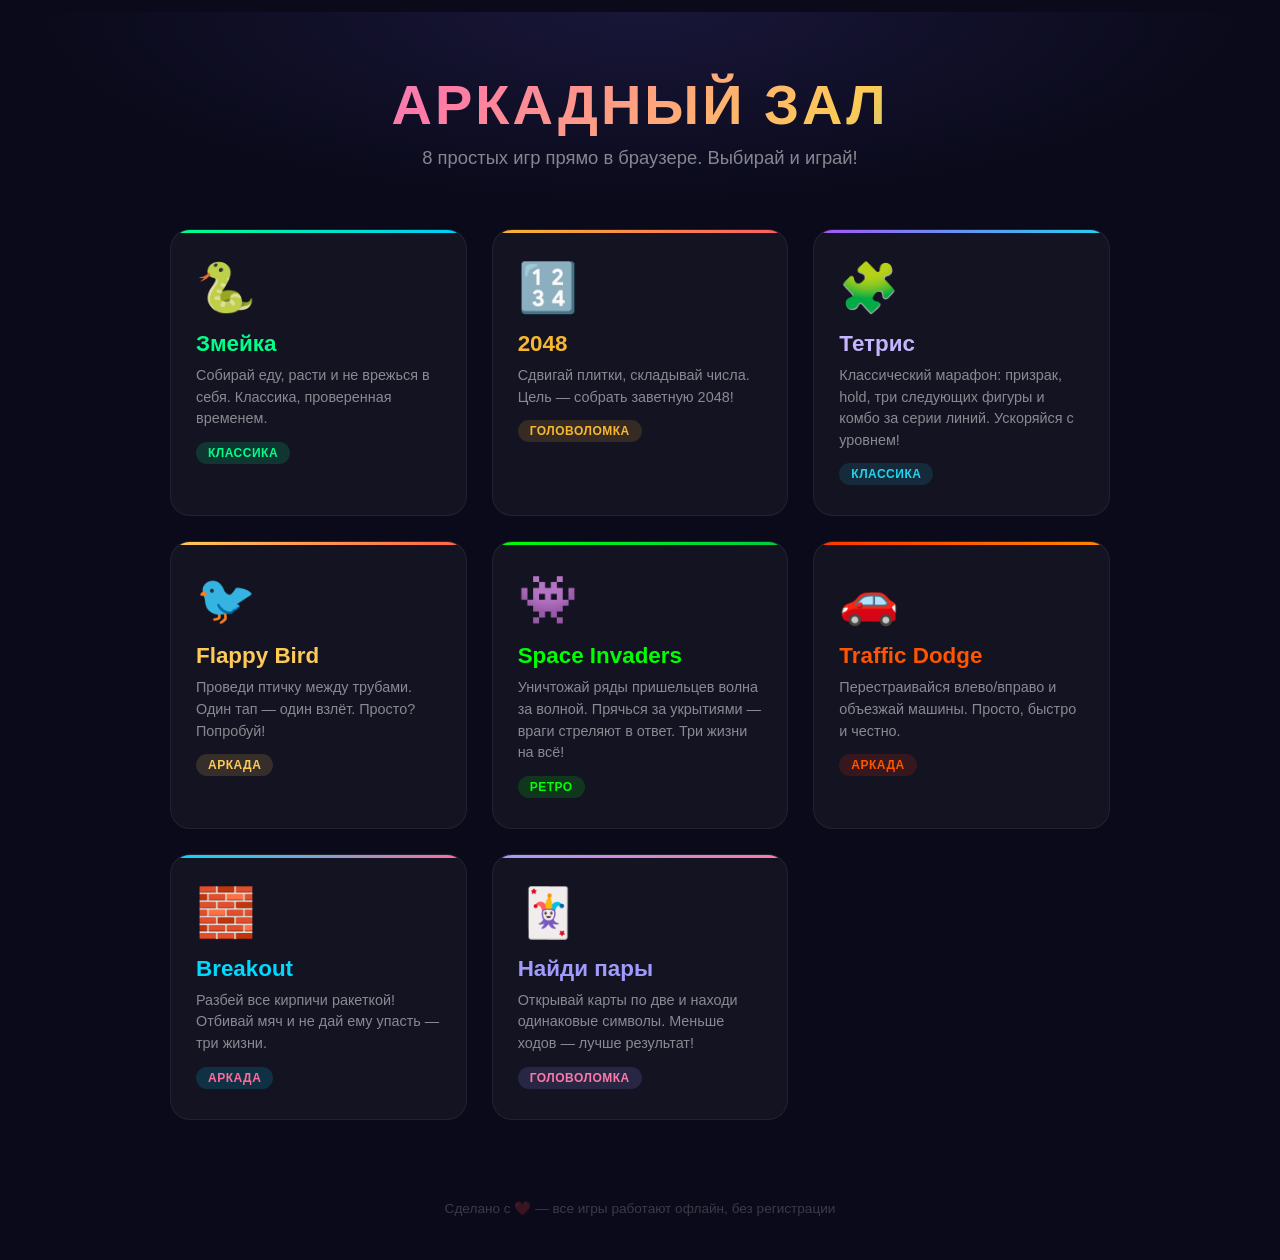
<file: index.html>
<!DOCTYPE html>
<html lang="ru">
<head>
    <meta charset="UTF-8">
    <meta name="viewport" content="width=device-width, initial-scale=1.0, maximum-scale=1.0, user-scalable=no, viewport-fit=cover">
    <link rel="stylesheet" href="mini-app.css">
    <script defer src="https://telegram.org/js/telegram-web-app.js"></script>
    <script defer src="mini-app.js"></script>
    <title>Аркадный Зал</title>
    <style>
        * { margin: 0; padding: 0; box-sizing: border-box; }

        body {
            background: #0a0a1a;
            min-height: 100vh;
            font-family: 'Segoe UI', Tahoma, Geneva, Verdana, sans-serif;
            color: #fff;
            overflow-x: hidden;
            overscroll-behavior: none;
            -webkit-tap-highlight-color: transparent;
        }

        .hero {
            text-align: center;
            padding: 60px 20px 40px;
            background: radial-gradient(ellipse at center top, rgba(108, 92, 231, 0.15) 0%, transparent 70%);
        }

        .hero h1 {
            font-size: 3.5rem;
            font-weight: 900;
            letter-spacing: 3px;
            margin-bottom: 10px;
            background: linear-gradient(135deg, #a29bfe, #fd79a8, #feca57, #00cec9);
            -webkit-background-clip: text;
            -webkit-text-fill-color: transparent;
            animation: shimmer 3s ease-in-out infinite alternate;
        }

        @keyframes shimmer {
            0% { filter: hue-rotate(0deg); }
            100% { filter: hue-rotate(30deg); }
        }

        .hero p {
            color: rgba(255,255,255,0.5);
            font-size: 1.15rem;
            max-width: 500px;
            margin: 0 auto;
        }

        .games-grid {
            display: grid;
            grid-template-columns: repeat(auto-fit, minmax(280px, 1fr));
            gap: 25px;
            max-width: 1000px;
            margin: 0 auto;
            padding: 20px 30px 60px;
        }

        .game-card {
            background: rgba(255,255,255,0.04);
            border-radius: 20px;
            padding: 30px 25px;
            border: 1px solid rgba(255,255,255,0.06);
            transition: transform 0.3s, box-shadow 0.3s, border-color 0.3s;
            cursor: pointer;
            text-decoration: none;
            color: #fff;
            display: block;
            position: relative;
            overflow: hidden;
        }

        .game-card::before {
            content: '';
            position: absolute;
            top: 0;
            left: 0;
            right: 0;
            height: 3px;
            border-radius: 20px 20px 0 0;
        }

        .game-card:hover {
            transform: translateY(-5px);
            box-shadow: 0 15px 40px rgba(0,0,0,0.3);
        }

        .game-card .emoji {
            font-size: 3rem;
            margin-bottom: 15px;
            display: block;
        }

        .game-card h2 {
            font-size: 1.4rem;
            margin-bottom: 8px;
        }

        .game-card p {
            color: rgba(255,255,255,0.5);
            font-size: 0.9rem;
            line-height: 1.5;
        }

        .game-card .tag {
            display: inline-block;
            padding: 4px 12px;
            border-radius: 15px;
            font-size: 0.75rem;
            margin-top: 12px;
            font-weight: bold;
            letter-spacing: 0.5px;
        }

        /* Индивидуальные цвета */
        .card-snake::before { background: linear-gradient(90deg, #00ff88, #00ccff); }
        .card-snake:hover { border-color: rgba(0, 255, 136, 0.3); }
        .card-snake h2 { color: #00ff88; }
        .card-snake .tag { background: rgba(0, 255, 136, 0.15); color: #00ff88; }

        .card-2048::before { background: linear-gradient(90deg, #f7b731, #fc5c65); }
        .card-2048:hover { border-color: rgba(247, 183, 49, 0.3); }
        .card-2048 h2 { color: #f7b731; }
        .card-2048 .tag { background: rgba(247, 183, 49, 0.15); color: #f7b731; }

        .card-flappy::before { background: linear-gradient(90deg, #feca57, #ff6348); }
        .card-flappy:hover { border-color: rgba(254, 202, 87, 0.3); }
        .card-flappy h2 { color: #feca57; }
        .card-flappy .tag { background: rgba(254, 202, 87, 0.15); color: #feca57; }

        .card-tower::before { background: linear-gradient(90deg, #a29bfe, #6c5ce7); }
        .card-tower:hover { border-color: rgba(162, 155, 254, 0.3); }
        .card-tower h2 { color: #a29bfe; }
        .card-tower .tag { background: rgba(162, 155, 254, 0.15); color: #a29bfe; }

        .card-platform::before { background: linear-gradient(90deg, #ff9ff3, #f368e0); }
        .card-platform:hover { border-color: rgba(243, 104, 224, 0.3); }
        .card-platform h2 { color: #ff9ff3; }
        .card-platform .tag { background: rgba(243, 104, 224, 0.15); color: #ff9ff3; }

        .card-roguelike::before { background: linear-gradient(90deg, #e056fd, #be2edd); }
        .card-roguelike:hover { border-color: rgba(224, 86, 253, 0.3); }
        .card-roguelike h2 { color: #e056fd; }
        .card-roguelike .tag { background: rgba(224, 86, 253, 0.15); color: #e056fd; }

        .card-space::before { background: linear-gradient(90deg, #00ff00, #00cc44); }
        .card-space:hover { border-color: rgba(0, 255, 0, 0.3); }
        .card-space h2 { color: #00ff00; }
        .card-space .tag { background: rgba(0, 255, 0, 0.15); color: #00ff00; }

        .card-racing::before { background: linear-gradient(90deg, #ff3300, #ff8800); }
        .card-racing:hover { border-color: rgba(255, 51, 0, 0.3); }
        .card-racing h2 { color: #ff5500; }
        .card-racing .tag { background: rgba(255, 51, 0, 0.15); color: #ff5500; }

        .card-drift::before { background: linear-gradient(90deg, #ff00aa, #00ddff); }
        .card-drift:hover { border-color: rgba(255, 0, 170, 0.3); }
        .card-drift h2 { color: #ff00aa; }
        .card-drift .tag { background: rgba(255, 0, 170, 0.15); color: #00ddff; }

        .card-drift3d::before { background: linear-gradient(90deg, #ff9800, #ff5722); }
        .card-drift3d:hover { border-color: rgba(255, 152, 0, 0.3); }
        .card-drift3d h2 { color: #ffb74d; }
        .card-drift3d .tag { background: rgba(255, 152, 0, 0.15); color: #ff9800; }

        .card-circuit::before { background: linear-gradient(90deg, #ff4400, #ffcc00); }
        .card-circuit:hover { border-color: rgba(255, 68, 0, 0.3); }
        .card-circuit h2 { color: #ff6622; }
        .card-circuit .tag { background: rgba(255, 68, 0, 0.15); color: #ffcc00; }

        .card-lowpoly::before { background: linear-gradient(90deg, #40e0d0, #98d982); }
        .card-lowpoly:hover { border-color: rgba(64, 224, 208, 0.3); }
        .card-lowpoly h2 { color: #40e0d0; }
        .card-lowpoly .tag { background: rgba(64, 224, 208, 0.15); color: #98d982; }

        .card-motorcycle::before { background: linear-gradient(90deg, #e74c3c, #e67e22); }
        .card-motorcycle:hover { border-color: rgba(231, 76, 60, 0.3); }
        .card-motorcycle h2 { color: #e74c3c; }
        .card-motorcycle .tag { background: rgba(231, 76, 60, 0.15); color: #e67e22; }

        .card-breakout::before { background: linear-gradient(90deg, #00d9ff, #ff6b9d); }
        .card-breakout:hover { border-color: rgba(0, 217, 255, 0.3); }
        .card-breakout h2 { color: #00d9ff; }
        .card-breakout .tag { background: rgba(0, 217, 255, 0.15); color: #ff6b9d; }

        .card-memory::before { background: linear-gradient(90deg, #a29bfe, #fd79a8); }
        .card-memory:hover { border-color: rgba(162, 155, 254, 0.3); }
        .card-memory h2 { color: #a29bfe; }
        .card-memory .tag { background: rgba(162, 155, 254, 0.15); color: #fd79a8; }

        .card-frogger::before { background: linear-gradient(90deg, #00b894, #55efc4); }
        .card-frogger:hover { border-color: rgba(0, 184, 148, 0.3); }
        .card-frogger h2 { color: #55efc4; }
        .card-frogger .tag { background: rgba(0, 184, 148, 0.15); color: #00b894; }

        .card-tetris::before { background: linear-gradient(90deg, #a855f7, #22d3ee); }
        .card-tetris:hover { border-color: rgba(168, 85, 247, 0.35); }
        .card-tetris h2 { color: #c4b5fd; }
        .card-tetris .tag { background: rgba(34, 211, 238, 0.12); color: #22d3ee; }

        .card-tetris-tanks::before { background: linear-gradient(90deg, #fbbf24, #a855f7, #22d3ee); }
        .card-tetris-tanks:hover { border-color: rgba(251, 191, 36, 0.35); }
        .card-tetris-tanks h2 { color: #fde68a; }
        .card-tetris-tanks .tag { background: rgba(168, 85, 247, 0.12); color: #22d3ee; }

        .card-tactics::before { background: linear-gradient(90deg, #38bdf8, #6366f1); }
        .card-tactics:hover { border-color: rgba(56, 189, 248, 0.35); }
        .card-tactics h2 { color: #7dd3fc; }
        .card-tactics .tag { background: rgba(99, 102, 241, 0.15); color: #a5b4fc; }

        .card-noir::before { background: linear-gradient(90deg, #d4af37, #5c4d7a); }
        .card-noir:hover { border-color: rgba(212, 175, 55, 0.35); }
        .card-noir h2 { color: #e8c547; }
        .card-noir .tag { background: rgba(212, 175, 55, 0.12); color: #d4af37; }

        footer {
            text-align: center;
            padding: 20px;
            color: rgba(255,255,255,0.2);
            font-size: 0.85rem;
        }

        @media (max-width: 600px) {
            .hero { padding: 28px 16px 18px; }
            .hero h1 { font-size: 2.2rem; }
            .hero p { font-size: 1rem; }
            .games-grid { padding: 10px 14px 40px; gap: 13px; }
            .game-card { padding: 20px 16px; border-radius: 16px; }
            .game-card .emoji { font-size: 2.2rem; margin-bottom: 10px; }
            .game-card h2 { font-size: 1.2rem; }
            .game-card p { font-size: 0.85rem; }
        }
    </style>
</head>
<body>
    <div class="index-wrap">
    <div class="hero">
        <h1>АРКАДНЫЙ ЗАЛ</h1>
        <p>8 простых игр прямо в браузере. Выбирай и играй!</p>
    </div>

    <div class="games-grid">
        <a href="snake.html" class="game-card card-snake">
            <span class="emoji">🐍</span>
            <h2>Змейка</h2>
            <p>Собирай еду, расти и не врежься в себя. Классика, проверенная временем.</p>
            <span class="tag">КЛАССИКА</span>
        </a>

        <a href="2048.html" class="game-card card-2048">
            <span class="emoji">🔢</span>
            <h2>2048</h2>
            <p>Сдвигай плитки, складывай числа. Цель — собрать заветную 2048!</p>
            <span class="tag">ГОЛОВОЛОМКА</span>
        </a>

        <a href="tetris.html" class="game-card card-tetris">
            <span class="emoji">🧩</span>
            <h2>Тетрис</h2>
            <p>Классический марафон: призрак, hold, три следующих фигуры и комбо за серии линий. Ускоряйся с уровнем!</p>
            <span class="tag">КЛАССИКА</span>
        </a>

        <a href="flappy.html" class="game-card card-flappy">
            <span class="emoji">🐦</span>
            <h2>Flappy Bird</h2>
            <p>Проведи птичку между трубами. Один тап — один взлёт. Просто? Попробуй!</p>
            <span class="tag">АРКАДА</span>
        </a>

        <a href="space-invaders.html" class="game-card card-space">
            <span class="emoji">👾</span>
            <h2>Space Invaders</h2>
            <p>Уничтожай ряды пришельцев волна за волной. Прячься за укрытиями — враги стреляют в ответ. Три жизни на всё!</p>
            <span class="tag">РЕТРО</span>
        </a>

        <a href="traffic-dodge.html" class="game-card card-racing">
            <span class="emoji">🚗</span>
            <h2>Traffic Dodge</h2>
            <p>Перестраивайся влево/вправо и объезжай машины. Просто, быстро и честно.</p>
            <span class="tag">АРКАДА</span>
        </a>

        <a href="breakout.html" class="game-card card-breakout">
            <span class="emoji">🧱</span>
            <h2>Breakout</h2>
            <p>Разбей все кирпичи ракеткой! Отбивай мяч и не дай ему упасть — три жизни.</p>
            <span class="tag">АРКАДА</span>
        </a>

        <a href="memory.html" class="game-card card-memory">
            <span class="emoji">🃏</span>
            <h2>Найди пары</h2>
            <p>Открывай карты по две и находи одинаковые символы. Меньше ходов — лучше результат!</p>
            <span class="tag">ГОЛОВОЛОМКА</span>
        </a>

    </div>

    <footer>Сделано с ❤️ — все игры работают офлайн, без регистрации</footer>
    </div>
</body>
</html>
</file>
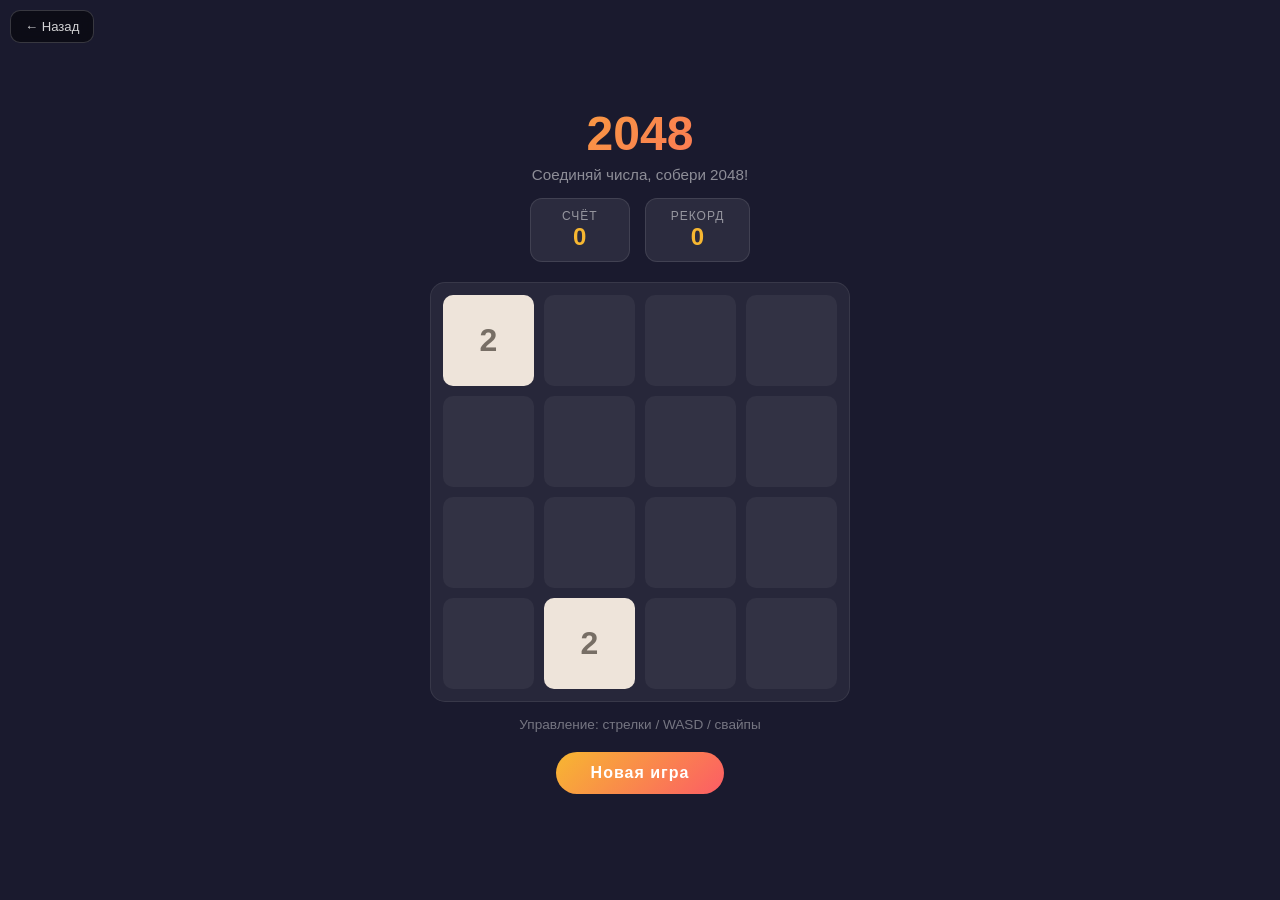
<file: 2048.html>
<!DOCTYPE html>
<html lang="ru">
<head>
    <meta charset="UTF-8">
    <meta name="viewport" content="width=device-width, initial-scale=1.0, maximum-scale=1.0, user-scalable=no, viewport-fit=cover">
    <link rel="stylesheet" href="mini-app.css">
    <script defer src="https://telegram.org/js/telegram-web-app.js"></script>
    <script defer src="mini-app.js"></script>
    <title>2048</title>
    <style>
        * {
            margin: 0;
            padding: 0;
            box-sizing: border-box;
            -webkit-user-select: none;
            user-select: none;
        }

        html {
            height: 100%;
            height: -webkit-fill-available;
        }

        body {
            background: #1a1a2e;
            position: fixed;
            inset: 0;
            width: 100%;
            height: 100%;
            height: var(--app-vh, 100vh);
            max-height: var(--app-vh, 100vh);
            display: flex;
            justify-content: center;
            align-items: center;
            font-family: 'Segoe UI', Tahoma, Geneva, Verdana, sans-serif;
            color: #fff;
            overflow: hidden;
            overscroll-behavior: none;
            touch-action: manipulation;
            -webkit-tap-highlight-color: transparent;
        }

        .game-container {
            text-align: center;
            max-width: 460px;
            width: 100%;
            max-height: 100%;
            padding: max(12px, env(safe-area-inset-top)) 16px max(12px, env(safe-area-inset-bottom));
            overflow-x: hidden;
            overflow-y: auto;
            -webkit-overflow-scrolling: touch;
            overscroll-behavior: contain;
        }

        h1 {
            font-size: 3rem;
            margin-bottom: 5px;
            background: linear-gradient(135deg, #f7b731, #fc5c65);
            -webkit-background-clip: text;
            -webkit-text-fill-color: transparent;
            font-weight: 900;
        }

        .subtitle {
            color: rgba(255, 255, 255, 0.5);
            margin-bottom: 15px;
            font-size: 0.95rem;
        }

        .score-board {
            display: flex;
            justify-content: center;
            gap: 15px;
            margin-bottom: 20px;
        }

        .score-box {
            background: rgba(255, 255, 255, 0.08);
            border-radius: 12px;
            padding: 10px 25px;
            min-width: 100px;
            border: 1px solid rgba(255, 255, 255, 0.1);
        }

        .score-box .label {
            font-size: 0.75rem;
            text-transform: uppercase;
            color: rgba(255, 255, 255, 0.5);
            letter-spacing: 1px;
        }

        .score-box .value {
            font-size: 1.5rem;
            font-weight: bold;
            color: #f7b731;
        }

        .grid-container {
            background: rgba(255, 255, 255, 0.06);
            border-radius: 15px;
            padding: 12px;
            margin: 0 auto;
            width: min(92vw, 420px);
            aspect-ratio: 1;
            height: auto;
            max-width: 100%;
            position: relative;
            border: 1px solid rgba(255, 255, 255, 0.08);
            touch-action: none;
        }

        .grid-bg {
            display: grid;
            grid-template-columns: repeat(4, 1fr);
            gap: 10px;
            width: 100%;
            height: 100%;
        }

        .cell-bg {
            background: rgba(255, 255, 255, 0.05);
            border-radius: 10px;
        }

        .tiles-layer {
            position: absolute;
            top: 12px;
            left: 12px;
            right: 12px;
            bottom: 12px;
        }

        .tile {
            position: absolute;
            display: flex;
            justify-content: center;
            align-items: center;
            border-radius: 10px;
            font-weight: 800;
            transition: top 0.12s ease, left 0.12s ease;
            z-index: 1;
        }

        .tile.new {
            animation: appear 0.2s ease;
        }

        .tile.merged {
            animation: pop 0.2s ease;
            z-index: 2;
        }

        @keyframes appear {
            0% { transform: scale(0); opacity: 0; }
            100% { transform: scale(1); opacity: 1; }
        }

        @keyframes pop {
            0% { transform: scale(1); }
            50% { transform: scale(1.15); }
            100% { transform: scale(1); }
        }

        .overlay {
            position: absolute;
            top: 0; left: 0;
            width: 100%; height: 100%;
            display: flex;
            flex-direction: column;
            justify-content: center;
            align-items: center;
            background: rgba(26, 26, 46, 0.85);
            z-index: 10;
            border-radius: 15px;
            backdrop-filter: blur(5px);
        }

        .overlay.hidden { display: none; }

        .overlay h2 {
            font-size: 2rem;
            margin-bottom: 15px;
        }

        .overlay .win { color: #f7b731; }
        .overlay .lose { color: #fc5c65; }

        .btn {
            padding: 12px 35px;
            font-size: 1rem;
            border: none;
            border-radius: 25px;
            cursor: pointer;
            background: linear-gradient(135deg, #f7b731, #fc5c65);
            color: #fff;
            font-weight: bold;
            transition: transform 0.2s, box-shadow 0.2s;
            letter-spacing: 1px;
            margin-top: 10px;
        }

        .btn:hover {
            transform: scale(1.05);
            box-shadow: 0 0 20px rgba(247, 183, 49, 0.4);
        }

        .controls-hint {
            margin-top: 15px;
            color: rgba(255, 255, 255, 0.4);
            font-size: 0.85rem;
        }

        .back-btn {
            position: fixed;
            top: max(10px, env(safe-area-inset-top, 0px));
            left: max(10px, env(safe-area-inset-left, 0px));
            z-index: 200;
            background: rgba(0,0,0,0.52);
            border: 1px solid rgba(255,255,255,0.18);
            color: rgba(255,255,255,0.82);
            border-radius: 10px;
            padding: 9px 14px;
            font-size: 0.82rem;
            font-family: inherit;
            cursor: pointer;
            text-decoration: none;
            line-height: 1;
            -webkit-backdrop-filter: blur(6px);
            backdrop-filter: blur(6px);
            touch-action: manipulation;
            -webkit-tap-highlight-color: transparent;
        }
        .back-btn:active { background: rgba(255,255,255,0.18); }

        @media (max-width: 480px) {
            h1 { font-size: 2rem; }
            .subtitle { font-size: 0.88rem; }
        }
    </style>
</head>
<body>
    <a class="back-btn" href="index.html">← Назад</a>
    <div class="game-container">
        <h1>2048</h1>
        <p class="subtitle">Соединяй числа, собери 2048!</p>
        <div class="score-board">
            <div class="score-box">
                <div class="label">Счёт</div>
                <div class="value" id="score">0</div>
            </div>
            <div class="score-box">
                <div class="label">Рекорд</div>
                <div class="value" id="best">0</div>
            </div>
        </div>
        <div class="grid-container" id="gridContainer">
            <div class="grid-bg">
                <div class="cell-bg"></div><div class="cell-bg"></div><div class="cell-bg"></div><div class="cell-bg"></div>
                <div class="cell-bg"></div><div class="cell-bg"></div><div class="cell-bg"></div><div class="cell-bg"></div>
                <div class="cell-bg"></div><div class="cell-bg"></div><div class="cell-bg"></div><div class="cell-bg"></div>
                <div class="cell-bg"></div><div class="cell-bg"></div><div class="cell-bg"></div><div class="cell-bg"></div>
            </div>
            <div class="tiles-layer" id="tilesLayer"></div>
            <div class="overlay hidden" id="winOverlay">
                <h2 class="win">Победа!</h2>
                <p>Ты собрал 2048!</p>
                <button class="btn" id="continueBtn">Продолжить</button>
                <button class="btn" id="newGameWinBtn">Новая игра</button>
            </div>
            <div class="overlay hidden" id="loseOverlay">
                <h2 class="lose">Игра окончена</h2>
                <p>Нет доступных ходов</p>
                <button class="btn" id="newGameLoseBtn">Заново</button>
            </div>
        </div>
        <p class="controls-hint">Управление: стрелки / WASD / свайпы</p>
        <button class="btn" style="margin-top: 20px;" id="newGameBtn">Новая игра</button>
    </div>

    <script>
        const SIZE = 4;
        let grid, score, best, won, moved;
        const tilesLayer = document.getElementById('tilesLayer');
        let tileElements = {};
        let tileIdCounter = 0;

        best = parseInt(localStorage.getItem('2048best') || '0');
        document.getElementById('best').textContent = best;

        function getContainerSize() {
            const c = document.getElementById('gridContainer');
            return c.clientWidth - 24; // minus padding
        }

        function getCellSize() {
            const total = getContainerSize();
            return (total - 30) / 4; // 3 gaps of 10px
        }

        function getCellPos(row, col) {
            const cellSize = getCellSize();
            const gap = 10;
            return {
                left: col * (cellSize + gap),
                top: row * (cellSize + gap)
            };
        }

        const TILE_COLORS = {
            2:    { bg: '#eee4da', color: '#776e65', fontSize: '2rem' },
            4:    { bg: '#ede0c8', color: '#776e65', fontSize: '2rem' },
            8:    { bg: '#f2b179', color: '#fff', fontSize: '2rem' },
            16:   { bg: '#f59563', color: '#fff', fontSize: '1.8rem' },
            32:   { bg: '#f67c5f', color: '#fff', fontSize: '1.8rem' },
            64:   { bg: '#f65e3b', color: '#fff', fontSize: '1.8rem' },
            128:  { bg: '#edcf72', color: '#fff', fontSize: '1.6rem' },
            256:  { bg: '#edcc61', color: '#fff', fontSize: '1.6rem' },
            512:  { bg: '#edc850', color: '#fff', fontSize: '1.5rem' },
            1024: { bg: '#edc53f', color: '#fff', fontSize: '1.3rem' },
            2048: { bg: '#edc22e', color: '#fff', fontSize: '1.3rem' },
        };

        function getTileStyle(value) {
            if (TILE_COLORS[value]) return TILE_COLORS[value];
            return { bg: '#3c3a32', color: '#fff', fontSize: '1.2rem' };
        }

        function createTileElement(row, col, value, isNew) {
            const id = ++tileIdCounter;
            const cellSize = getCellSize();
            const pos = getCellPos(row, col);
            const style = getTileStyle(value);

            const el = document.createElement('div');
            el.className = 'tile' + (isNew ? ' new' : '');
            el.dataset.id = id;
            el.style.width = cellSize + 'px';
            el.style.height = cellSize + 'px';
            el.style.left = pos.left + 'px';
            el.style.top = pos.top + 'px';
            el.style.background = style.bg;
            el.style.color = style.color;
            el.style.fontSize = style.fontSize;
            el.textContent = value;

            tilesLayer.appendChild(el);
            return id;
        }

        function updateTileElement(id, row, col, value, merged) {
            const el = tilesLayer.querySelector(`[data-id="${id}"]`);
            if (!el) return;

            const cellSize = getCellSize();
            const pos = getCellPos(row, col);
            const style = getTileStyle(value);

            el.style.left = pos.left + 'px';
            el.style.top = pos.top + 'px';
            el.style.background = style.bg;
            el.style.color = style.color;
            el.style.fontSize = style.fontSize;
            el.textContent = value;

            if (merged) {
                el.classList.remove('merged');
                void el.offsetWidth;
                el.classList.add('merged');
            }
        }

        function removeTileElement(id) {
            const el = tilesLayer.querySelector(`[data-id="${id}"]`);
            if (el) el.remove();
        }

        function reflowTiles() {
            if (!grid || !grid.length) return;
            for (let r = 0; r < SIZE; r++) {
                for (let c = 0; c < SIZE; c++) {
                    const cell = grid[r][c];
                    if (cell.value && cell.tileId) {
                        updateTileElement(cell.tileId, r, c, cell.value, false);
                    }
                }
            }
        }

        function onViewportChange() {
            reflowTiles();
        }
        window.addEventListener('resize', onViewportChange);
        if (window.visualViewport) window.visualViewport.addEventListener('resize', onViewportChange);

        function initGame() {
            grid = Array.from({ length: SIZE }, () =>
                Array.from({ length: SIZE }, () => ({ value: 0, tileId: null }))
            );
            score = 0;
            won = false;
            tilesLayer.innerHTML = '';
            document.getElementById('score').textContent = 0;
            document.getElementById('winOverlay').classList.add('hidden');
            document.getElementById('loseOverlay').classList.add('hidden');

            addRandomTile();
            addRandomTile();
        }

        function addRandomTile() {
            const empty = [];
            for (let r = 0; r < SIZE; r++) {
                for (let c = 0; c < SIZE; c++) {
                    if (grid[r][c].value === 0) empty.push({ r, c });
                }
            }
            if (empty.length === 0) return;

            const { r, c } = empty[Math.floor(Math.random() * empty.length)];
            const value = Math.random() < 0.9 ? 2 : 4;
            const id = createTileElement(r, c, value, true);
            grid[r][c] = { value, tileId: id };
        }

        function slide(row) {
            let arr = row.filter(cell => cell.value !== 0);
            let result = [];
            let mergedIds = [];

            for (let i = 0; i < arr.length; i++) {
                if (i + 1 < arr.length && arr[i].value === arr[i + 1].value) {
                    const newValue = arr[i].value * 2;
                    score += newValue;
                    result.push({ value: newValue, tileId: arr[i].tileId, mergedFrom: arr[i + 1].tileId });
                    mergedIds.push(arr[i + 1].tileId);
                    i++;
                } else {
                    result.push({ value: arr[i].value, tileId: arr[i].tileId, mergedFrom: null });
                }
            }

            while (result.length < SIZE) {
                result.push({ value: 0, tileId: null, mergedFrom: null });
            }

            return { result, mergedIds };
        }

        function move(dir) {
            let moved = false;
            let allMergedIds = [];

            if (dir === 'left' || dir === 'right') {
                for (let r = 0; r < SIZE; r++) {
                    let row = grid[r].slice();
                    if (dir === 'right') row.reverse();

                    const { result, mergedIds } = slide(row);
                    if (dir === 'right') result.reverse();
                    allMergedIds.push(...mergedIds);

                    for (let c = 0; c < SIZE; c++) {
                        if (grid[r][c].value !== result[c].value || grid[r][c].tileId !== result[c].tileId) {
                            moved = true;
                        }
                        grid[r][c] = { value: result[c].value, tileId: result[c].tileId };

                        if (result[c].tileId) {
                            updateTileElement(result[c].tileId, r, c, result[c].value, result[c].mergedFrom !== null);
                        }
                    }
                }
            } else {
                for (let c = 0; c < SIZE; c++) {
                    let col = [];
                    for (let r = 0; r < SIZE; r++) col.push(grid[r][c]);
                    if (dir === 'down') col.reverse();

                    const { result, mergedIds } = slide(col);
                    if (dir === 'down') result.reverse();
                    allMergedIds.push(...mergedIds);

                    for (let r = 0; r < SIZE; r++) {
                        if (grid[r][c].value !== result[r].value || grid[r][c].tileId !== result[r].tileId) {
                            moved = true;
                        }
                        grid[r][c] = { value: result[r].value, tileId: result[r].tileId };

                        if (result[r].tileId) {
                            updateTileElement(result[r].tileId, r, c, result[r].value, result[r].mergedFrom !== null);
                        }
                    }
                }
            }

            // Удаляем поглощённые тайлы
            allMergedIds.forEach(id => {
                if (id) removeTileElement(id);
            });

            if (moved) {
                document.getElementById('score').textContent = score;
                if (score > best) {
                    best = score;
                    localStorage.setItem('2048best', best);
                    document.getElementById('best').textContent = best;
                }

                setTimeout(() => {
                    addRandomTile();
                    checkWin();
                    if (!canMove()) {
                        document.getElementById('loseOverlay').classList.remove('hidden');
                    }
                }, 130);
            }
        }

        function checkWin() {
            if (won) return;
            for (let r = 0; r < SIZE; r++) {
                for (let c = 0; c < SIZE; c++) {
                    if (grid[r][c].value === 2048) {
                        won = true;
                        document.getElementById('winOverlay').classList.remove('hidden');
                        return;
                    }
                }
            }
        }

        function canMove() {
            for (let r = 0; r < SIZE; r++) {
                for (let c = 0; c < SIZE; c++) {
                    if (grid[r][c].value === 0) return true;
                    if (c + 1 < SIZE && grid[r][c].value === grid[r][c + 1].value) return true;
                    if (r + 1 < SIZE && grid[r][c].value === grid[r + 1][c].value) return true;
                }
            }
            return false;
        }

        // Клавиатура
        document.addEventListener('keydown', (e) => {
            let dir = null;
            switch (e.key) {
                case 'ArrowLeft': case 'a': case 'A': case 'ф': case 'Ф': dir = 'left'; break;
                case 'ArrowRight': case 'd': case 'D': case 'в': case 'В': dir = 'right'; break;
                case 'ArrowUp': case 'w': case 'W': case 'ц': case 'Ц': dir = 'up'; break;
                case 'ArrowDown': case 's': case 'S': case 'ы': case 'Ы': dir = 'down'; break;
            }
            if (dir) {
                e.preventDefault();
                move(dir);
            }
        });

        // Свайпы
        let touchStartX, touchStartY;
        const gc = document.getElementById('gridContainer');

        gc.addEventListener('touchstart', (e) => {
            touchStartX = e.touches[0].clientX;
            touchStartY = e.touches[0].clientY;
        }, { passive: false });

        gc.addEventListener('touchend', (e) => {
            if (!touchStartX || !touchStartY) return;
            const dx = e.changedTouches[0].clientX - touchStartX;
            const dy = e.changedTouches[0].clientY - touchStartY;
            const absDx = Math.abs(dx);
            const absDy = Math.abs(dy);

            if (Math.max(absDx, absDy) < 30) return;

            if (absDx > absDy) {
                move(dx > 0 ? 'right' : 'left');
            } else {
                move(dy > 0 ? 'down' : 'up');
            }
        }, { passive: false });

        // Кнопки
        document.getElementById('newGameBtn').addEventListener('click', initGame);
        document.getElementById('newGameWinBtn').addEventListener('click', initGame);
        document.getElementById('newGameLoseBtn').addEventListener('click', initGame);
        document.getElementById('continueBtn').addEventListener('click', () => {
            document.getElementById('winOverlay').classList.add('hidden');
        });

        initGame();
    </script>
</body>
</html>
</file>
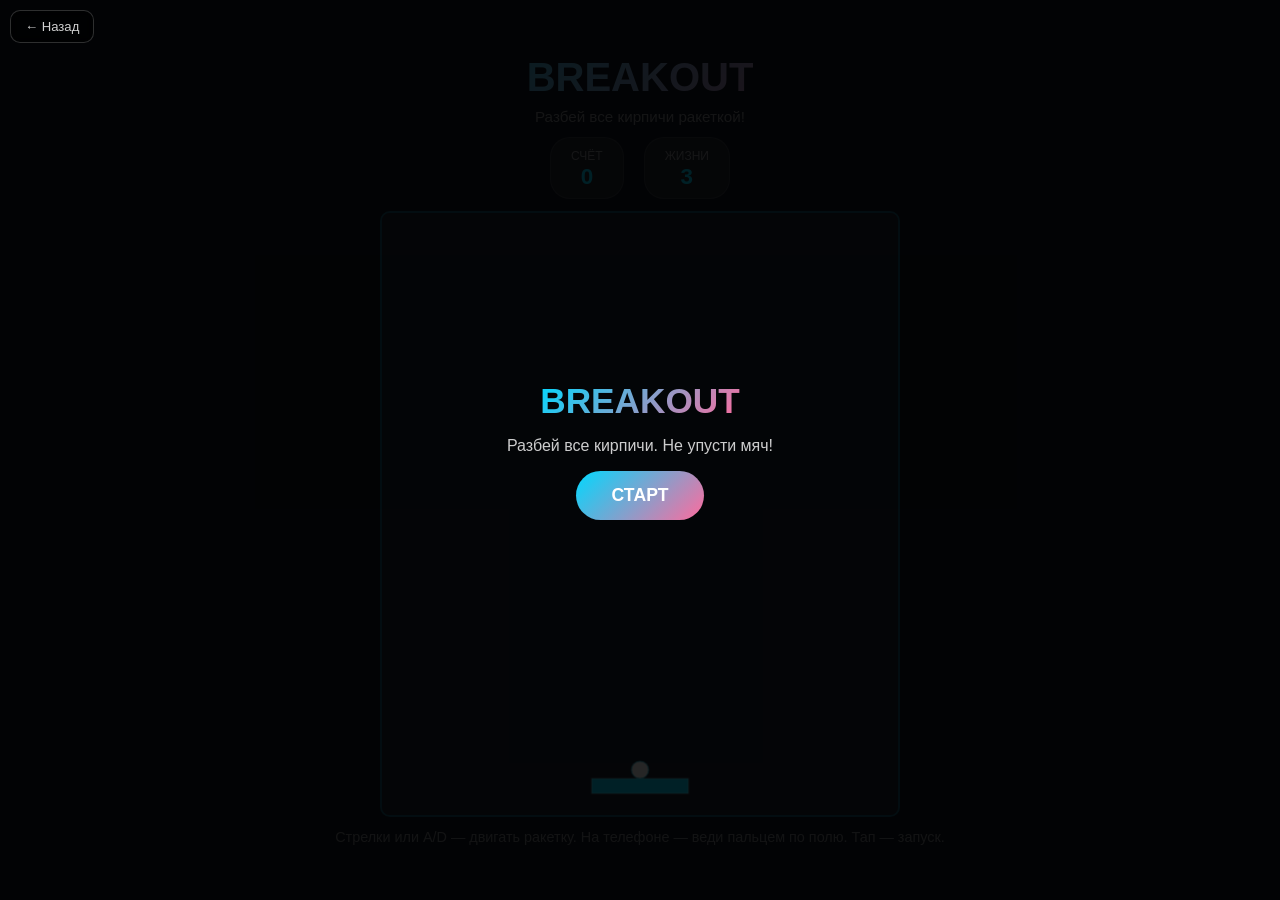
<file: breakout.html>
<!DOCTYPE html>
<html lang="ru">
<head>
    <meta charset="UTF-8">
    <meta name="viewport" content="width=device-width, initial-scale=1.0, maximum-scale=1.0, user-scalable=no, viewport-fit=cover">
    <link rel="stylesheet" href="mini-app.css">
    <script defer src="https://telegram.org/js/telegram-web-app.js"></script>
    <script defer src="mini-app.js"></script>
    <title>Breakout</title>
    <style>
        * { margin: 0; padding: 0; box-sizing: border-box; }

        body {
            background: #0f1520;
            display: flex;
            justify-content: center;
            align-items: center;
            min-height: 100vh;
            font-family: 'Segoe UI', Tahoma, Geneva, Verdana, sans-serif;
            color: #fff;
            overflow: hidden;
            overscroll-behavior: none;
            touch-action: none;
            -webkit-tap-highlight-color: transparent;
        }

        .game-container { text-align: center; }

        h1 {
            font-size: 2.5rem;
            margin-bottom: 8px;
            background: linear-gradient(135deg, #00d9ff, #ff6b9d);
            -webkit-background-clip: text;
            background-clip: text;
            -webkit-text-fill-color: transparent;
        }

        .subtitle {
            color: rgba(255,255,255,0.5);
            margin-bottom: 12px;
            font-size: 0.95rem;
        }

        .score-board {
            display: flex;
            justify-content: center;
            gap: 20px;
            margin-bottom: 12px;
        }

        .score-box {
            background: rgba(255,255,255,0.08);
            padding: 8px 20px;
            border-radius: 20px;
            border: 1px solid rgba(255,255,255,0.1);
        }

        .score-box .label { font-size: 0.75rem; color: rgba(255,255,255,0.5); text-transform: uppercase; }
        .score-box .value { font-size: 1.4rem; font-weight: bold; color: #00d9ff; }

        canvas {
            display: block;
            margin: 0 auto;
            border-radius: 10px;
            border: 2px solid rgba(0,217,255,0.3);
            background: #1a2332;
            width: min(94vw, 520px);
            height: auto;
        }

        .hint {
            margin-top: 12px;
            color: rgba(255,255,255,0.45);
            font-size: 0.9rem;
        }

        .mobile-strip {
            display: none;
            margin-top: 12px;
            gap: 10px;
            justify-content: center;
            align-items: center;
            pointer-events: auto;
        }
        .mobile-strip button {
            width: 74px;
            height: 54px;
            border-radius: 14px;
            border: 1px solid rgba(0,217,255,0.25);
            background: rgba(0,217,255,0.08);
            color: #00d9ff;
            font-weight: 800;
            font-size: 1rem;
        }
        .mobile-strip button:active { background: rgba(0,217,255,0.22); }

        .overlay {
            position: fixed;
            inset: 0;
            background: rgba(0,0,0,0.85);
            display: none;
            align-items: center;
            justify-content: center;
            flex-direction: column;
            gap: 16px;
            z-index: 10;
        }

        .overlay.visible { display: flex; }

        .overlay h2 {
            font-size: 2.2rem;
            background: linear-gradient(135deg, #00d9ff, #ff6b9d);
            -webkit-background-clip: text;
            background-clip: text;
            -webkit-text-fill-color: transparent;
        }

        .overlay p { color: rgba(255,255,255,0.8); }

        .overlay button {
            padding: 14px 36px;
            font-size: 1.1rem;
            border: none;
            border-radius: 25px;
            background: linear-gradient(135deg, #00d9ff, #ff6b9d);
            color: #fff;
            cursor: pointer;
            font-weight: bold;
        }

        .overlay button:hover { filter: brightness(1.15); }

        .back-btn {
            position: fixed;
            top: max(10px, env(safe-area-inset-top, 0px));
            left: max(10px, env(safe-area-inset-left, 0px));
            z-index: 200;
            background: rgba(0,0,0,0.52);
            border: 1px solid rgba(255,255,255,0.18);
            color: rgba(255,255,255,0.82);
            border-radius: 10px;
            padding: 9px 14px;
            font-size: 0.82rem;
            font-family: inherit;
            cursor: pointer;
            text-decoration: none;
            line-height: 1;
            -webkit-backdrop-filter: blur(6px);
            backdrop-filter: blur(6px);
            touch-action: manipulation;
            -webkit-tap-highlight-color: transparent;
        }
        .back-btn:active { background: rgba(255,255,255,0.18); }

        @media (max-width: 520px) {
            canvas { max-width: 100vw; }
            h1 { font-size: 1.8rem; }
            .hint { display: none; }
            .mobile-strip { display: flex; }
        }
    </style>
</head>
<body>
    <a class="back-btn" href="index.html">← Назад</a>
    <div class="game-container">
        <h1>BREAKOUT</h1>
        <p class="subtitle">Разбей все кирпичи ракеткой!</p>
        <div class="score-board">
            <div class="score-box"><span class="label">Счёт</span><br><span class="value" id="score">0</span></div>
            <div class="score-box"><span class="label">Жизни</span><br><span class="value" id="lives">3</span></div>
        </div>
        <canvas id="game" width="480" height="560"></canvas>
        <p class="hint">Стрелки или A/D — двигать ракетку. На телефоне — веди пальцем по полю. Тап — запуск.</p>
        <div class="mobile-strip" aria-hidden="true">
            <button type="button" id="mL">◀</button>
            <button type="button" id="mLaunch">СТАРТ</button>
            <button type="button" id="mR">▶</button>
        </div>
    </div>

    <div class="overlay visible" id="startOverlay">
        <h2>BREAKOUT</h2>
        <p>Разбей все кирпичи. Не упусти мяч!</p>
        <button id="btnStart">СТАРТ</button>
    </div>

    <div class="overlay" id="winOverlay">
        <h2>Победа!</h2>
        <p>Все кирпичи разбиты. Счёт: <span id="winScore">0</span></p>
        <button id="btnWinAgain">ЕЩЁ РАЗ</button>
    </div>

    <div class="overlay" id="loseOverlay">
        <h2>Игра окончена</h2>
        <p>Жизни закончились. Счёт: <span id="loseScore">0</span></p>
        <button id="btnLoseAgain">ЗАНОВО</button>
    </div>

    <script>
(function() {
    const canvas = document.getElementById('game');
    const ctx = canvas.getContext('2d');
    const CW = canvas.width;
    const CH = canvas.height;

    const PADDLE_W = 90;
    const PADDLE_H = 14;
    const BALL_R = 8;
    const BRICK_ROWS = 6;
    const BRICK_COLS = 10;
    const BRICK_GAP = 4;
    const BRICK_TOP = 60;
    const BRICK_W = (CW - (BRICK_COLS + 1) * BRICK_GAP) / BRICK_COLS;
    const BRICK_H = 22;

    let gameRunning = false;
    let score = 0, lives = 3;
    let paddleX = (CW - PADDLE_W) / 2;
    let ball = { x: CW/2, y: CH - 80, vx: 0, vy: 0, launched: false };
    let bricks = [];

    const BRICK_COLORS = ['#ff6b9d', '#ff9f43', '#feca57', '#00d9ff', '#5f27cd', '#00b894'];

    function initBricks() {
        bricks = [];
        for (let row = 0; row < BRICK_ROWS; row++) {
            for (let col = 0; col < BRICK_COLS; col++) {
                bricks.push({
                    x: BRICK_GAP + col * (BRICK_W + BRICK_GAP),
                    y: BRICK_TOP + row * (BRICK_H + BRICK_GAP),
                    w: BRICK_W,
                    h: BRICK_H,
                    color: BRICK_COLORS[row % BRICK_COLORS.length],
                    alive: true
                });
            }
        }
    }

    function resetBall() {
        ball.x = CW/2;
        ball.y = CH - 80;
        ball.vy = -5;
        ball.vx = (Math.random() - 0.5) * 4;
        ball.launched = false;
    }

    function launchBall() {
        if (ball.launched) return;
        ball.launched = true;
        ball.vy = -5;
        ball.vx = (Math.random() - 0.5) * 4;
    }

    function startGame() {
        gameRunning = true;
        score = 0;
        lives = 3;
        paddleX = (CW - PADDLE_W) / 2;
        initBricks();
        resetBall();
        document.getElementById('score').textContent = score;
        document.getElementById('lives').textContent = lives;
    }

    function draw() {
        ctx.fillStyle = '#1a2332';
        ctx.fillRect(0, 0, CW, CH);

        // Bricks
        bricks.forEach(b => {
            if (!b.alive) return;
            ctx.fillStyle = b.color;
            ctx.fillRect(b.x, b.y, b.w, b.h);
            ctx.strokeStyle = 'rgba(0,0,0,0.2)';
            ctx.strokeRect(b.x, b.y, b.w, b.h);
        });

        // Paddle
        ctx.fillStyle = '#00d9ff';
        ctx.fillRect(paddleX, CH - PADDLE_H - 20, PADDLE_W, PADDLE_H);
        ctx.strokeStyle = 'rgba(255,255,255,0.3)';
        ctx.strokeRect(paddleX, CH - PADDLE_H - 20, PADDLE_W, PADDLE_H);

        // Ball
        if (!ball.launched) {
            ball.x = paddleX + PADDLE_W/2;
            ball.y = CH - PADDLE_H - 20 - BALL_R;
        }
        ctx.fillStyle = '#fff';
        ctx.beginPath();
        ctx.arc(ball.x, ball.y, BALL_R, 0, Math.PI * 2);
        ctx.fill();
        ctx.strokeStyle = 'rgba(0,217,255,0.6)';
        ctx.stroke();
    }

    const mKeys = { l: false, r: false };

    function setPaddleFromClientX(clientX) {
        const r = canvas.getBoundingClientRect();
        const scaleX = CW / r.width;
        const mx = (clientX - r.left) * scaleX;
        paddleX = mx - PADDLE_W / 2;
        paddleX = Math.max(0, Math.min(CW - PADDLE_W, paddleX));
    }

    function update(dt) {
        if (!gameRunning) return;

        // Paddle (стрелки и A/D; ключи хранятся в нижнем регистре)
        const PADDLE_SPEED = 8;
        if (keys['arrowleft'] || keys['a'] || mKeys.l) paddleX = Math.max(0, paddleX - PADDLE_SPEED);
        if (keys['arrowright'] || keys['d'] || mKeys.r) paddleX = Math.min(CW - PADDLE_W, paddleX + PADDLE_SPEED);

        if (!ball.launched) {
            ball.x = paddleX + PADDLE_W/2;
            return;
        }

        ball.x += ball.vx;
        ball.y += ball.vy;

        // Walls
        if (ball.x - BALL_R <= 0 || ball.x + BALL_R >= CW) ball.vx *= -1;
        if (ball.y - BALL_R <= 0) ball.vy *= -1;

        // Paddle bounce
        if (ball.vy > 0 && ball.y + BALL_R >= CH - PADDLE_H - 20 && ball.y - BALL_R <= CH - 20 &&
            ball.x >= paddleX && ball.x <= paddleX + PADDLE_W) {
            ball.vy = -Math.abs(ball.vy);
            const hit = (ball.x - (paddleX + PADDLE_W/2)) / (PADDLE_W/2);
            ball.vx = hit * 5;
        }

        // Lose life
        if (ball.y + BALL_R > CH) {
            lives--;
            document.getElementById('lives').textContent = lives;
            if (lives <= 0) {
                gameRunning = false;
                document.getElementById('loseScore').textContent = score;
                document.getElementById('loseOverlay').classList.add('visible');
                return;
            }
            resetBall();
            return;
        }

        // Bricks
        bricks.forEach(b => {
            if (!b.alive) return;
            if (ball.x + BALL_R >= b.x && ball.x - BALL_R <= b.x + b.w &&
                ball.y + BALL_R >= b.y && ball.y - BALL_R <= b.y + b.h) {
                b.alive = false;
                ball.vy *= -1;
                score += 10;
                document.getElementById('score').textContent = score;
            }
        });

        const allDead = bricks.every(b => !b.alive);
        if (allDead) {
            gameRunning = false;
            document.getElementById('winScore').textContent = score;
            document.getElementById('winOverlay').classList.add('visible');
        }
    }

    const keys = {};
    document.addEventListener('keydown', e => {
        keys[e.key.toLowerCase()] = true;
        if (e.key === ' ') { e.preventDefault(); launchBall(); }
    });
    document.addEventListener('keyup', e => { keys[e.key.toLowerCase()] = false; });

    let last = performance.now();
    function loop() {
        const now = performance.now();
        update((now - last) / 16.67);
        last = now;
        draw();
        requestAnimationFrame(loop);
    }
    requestAnimationFrame(loop);

    document.getElementById('btnStart').onclick = () => {
        document.getElementById('startOverlay').classList.remove('visible');
        startGame();
    };
    document.getElementById('btnWinAgain').onclick = () => {
        document.getElementById('winOverlay').classList.remove('visible');
        startGame();
    };
    document.getElementById('btnLoseAgain').onclick = () => {
        document.getElementById('loseOverlay').classList.remove('visible');
        startGame();
    };

    canvas.addEventListener('mousemove', (e) => {
        if (!gameRunning) return;
        setPaddleFromClientX(e.clientX);
    });

    let touchDown = false;
    canvas.addEventListener('touchstart', (e) => {
        e.preventDefault();
        touchDown = true;
        setPaddleFromClientX(e.touches[0].clientX);
        launchBall();
    }, { passive: false });
    canvas.addEventListener('touchmove', (e) => {
        e.preventDefault();
        if (!touchDown) return;
        setPaddleFromClientX(e.touches[0].clientX);
    }, { passive: false });
    canvas.addEventListener('touchend', () => { touchDown = false; }, { passive: true });
    canvas.addEventListener('touchcancel', () => { touchDown = false; }, { passive: true });

    canvas.addEventListener('click', () => launchBall());

    // Мобильные кнопки (запасной вариант)
    const mL = document.getElementById('mL');
    const mR = document.getElementById('mR');
    const mLaunch = document.getElementById('mLaunch');
    function bindHold(el, key) {
        if (!el) return;
        el.addEventListener('touchstart', (e) => { e.preventDefault(); mKeys[key] = true; launchBall(); }, { passive: false });
        el.addEventListener('touchend', (e) => { e.preventDefault(); mKeys[key] = false; }, { passive: false });
        el.addEventListener('mousedown', () => { mKeys[key] = true; launchBall(); });
        el.addEventListener('mouseup', () => { mKeys[key] = false; });
        el.addEventListener('mouseleave', () => { mKeys[key] = false; });
    }
    bindHold(mL, 'l');
    bindHold(mR, 'r');
    if (mLaunch) {
        mLaunch.addEventListener('click', () => launchBall());
        mLaunch.addEventListener('touchstart', (e) => { e.preventDefault(); launchBall(); }, { passive: false });
    }
})();
    </script>
</body>
</html>
</file>
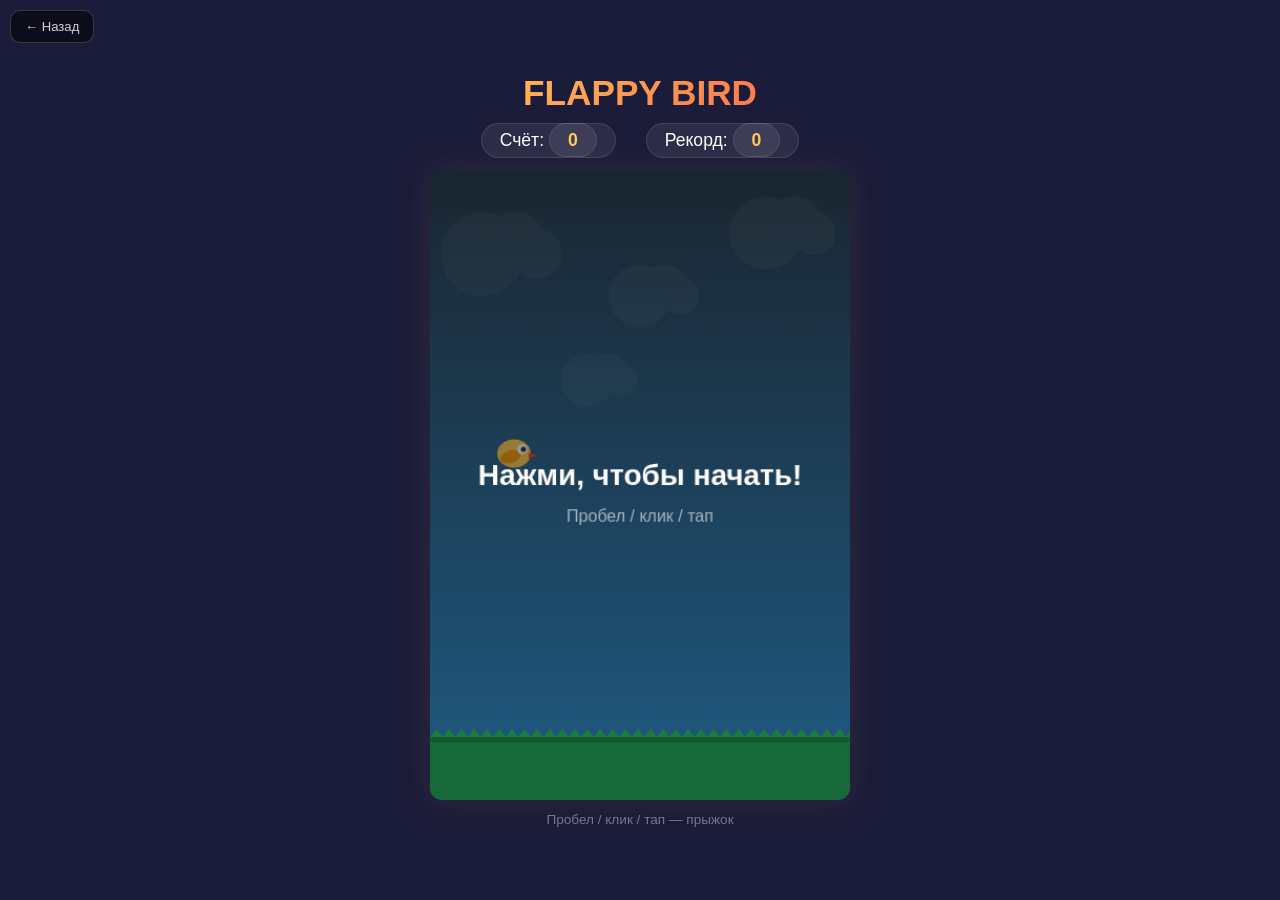
<file: flappy.html>
<!DOCTYPE html>
<html lang="ru">
<head>
    <meta charset="UTF-8">
    <meta name="viewport" content="width=device-width, initial-scale=1.0, maximum-scale=1.0, user-scalable=no, viewport-fit=cover">
    <link rel="stylesheet" href="mini-app.css">
    <script defer src="https://telegram.org/js/telegram-web-app.js"></script>
    <script defer src="mini-app.js"></script>
    <title>Flappy Bird</title>
    <style>
        * { margin: 0; padding: 0; box-sizing: border-box; }

        body {
            background: #1b1b3a;
            display: flex;
            justify-content: center;
            align-items: center;
            min-height: 100vh;
            font-family: 'Segoe UI', Tahoma, Geneva, Verdana, sans-serif;
            color: #fff;
            overflow: hidden;
            overscroll-behavior: none;
            touch-action: none;
            -webkit-tap-highlight-color: transparent;
        }

        .game-container { text-align: center; }

        h1 {
            font-size: 2.2rem;
            margin-bottom: 10px;
            background: linear-gradient(135deg, #feca57, #ff6348);
            -webkit-background-clip: text;
            -webkit-text-fill-color: transparent;
        }

        .info-bar {
            display: flex;
            justify-content: center;
            gap: 30px;
            margin-bottom: 12px;
            font-size: 1.1rem;
        }

        .info-bar span {
            background: rgba(255,255,255,0.08);
            padding: 6px 18px;
            border-radius: 20px;
            border: 1px solid rgba(255,255,255,0.1);
        }

        .val { color: #feca57; font-weight: bold; }

        canvas {
            border-radius: 12px;
            box-shadow: 0 0 30px rgba(254, 202, 87, 0.1);
            cursor: pointer;
            display: block;
            margin: 0 auto;
            /* на маленьких экранах ограничиваем по высоте viewport (~110px — шапка) */
            width: min(92vw, 420px, calc((100dvh - 110px) * 2 / 3));
            height: auto;
        }

        .hint {
            margin-top: 12px;
            color: rgba(255,255,255,0.4);
            font-size: 0.85rem;
        }

        .back-btn {
            position: fixed;
            top: max(10px, env(safe-area-inset-top, 0px));
            left: max(10px, env(safe-area-inset-left, 0px));
            z-index: 200;
            background: rgba(0,0,0,0.52);
            border: 1px solid rgba(255,255,255,0.18);
            color: rgba(255,255,255,0.82);
            border-radius: 10px;
            padding: 9px 14px;
            font-size: 0.82rem;
            font-family: inherit;
            cursor: pointer;
            text-decoration: none;
            line-height: 1;
            -webkit-backdrop-filter: blur(6px);
            backdrop-filter: blur(6px);
            touch-action: manipulation;
            -webkit-tap-highlight-color: transparent;
        }
        .back-btn:active { background: rgba(255,255,255,0.18); }

        @media (max-width: 520px) {
            h1 { font-size: 1.45rem; margin-bottom: 6px; }
            .info-bar {
                gap: 10px;
                margin-bottom: 8px;
                font-size: 0.92rem;
                flex-wrap: wrap;
            }
            .info-bar span { padding: 5px 12px; }
            .hint { font-size: 0.78rem; }
        }
    </style>
</head>
<body>
    <a class="back-btn" href="index.html">← Назад</a>
    <div class="game-container">
        <h1>FLAPPY BIRD</h1>
        <div class="info-bar">
            <span>Счёт: <span class="val" id="score">0</span></span>
            <span>Рекорд: <span class="val" id="best">0</span></span>
        </div>
        <canvas id="game" width="400" height="600"></canvas>
        <p class="hint">Пробел / клик / тап — прыжок</p>
    </div>

    <script>
        const canvas = document.getElementById('game');
        const ctx = canvas.getContext('2d');
        const W = canvas.width;
        const H = canvas.height;

        let best = parseInt(localStorage.getItem('flappyBest') || '0');
        document.getElementById('best').textContent = best;

        // Цвета
        const SKY_TOP = '#2c3e50';
        const SKY_BOT = '#3498db';
        const GROUND_COLOR = '#27ae60';
        const GROUND_H = 60;
        const PIPE_COLOR = '#2ecc71';
        const PIPE_BORDER = '#27ae60';
        const BIRD_BODY = '#feca57';
        const BIRD_WING = '#f39c12';
        const BIRD_EYE = '#2c3e50';

        // Состояние
        let bird, pipes, score, frame, state;
        const GRAVITY = 0.45;
        const JUMP = -7.5;
        const PIPE_W = 55;
        const GAP = 155;
        const PIPE_SPEED = 2.5;
        const PIPE_INTERVAL = 100;

        function init() {
            bird = { x: 80, y: H / 2 - 30, vy: 0, radius: 16, angle: 0 };
            pipes = [];
            score = 0;
            frame = 0;
            state = 'ready'; // ready, playing, dead
            document.getElementById('score').textContent = 0;
            draw();
        }

        function jump() {
            if (state === 'ready') {
                state = 'playing';
                bird.vy = JUMP;
                requestAnimationFrame(loop);
            } else if (state === 'playing') {
                bird.vy = JUMP;
            } else if (state === 'dead') {
                init();
            }
        }

        function loop() {
            if (state !== 'playing') return;
            update();
            draw();
            requestAnimationFrame(loop);
        }

        function update() {
            frame++;

            // Птица
            bird.vy += GRAVITY;
            bird.y += bird.vy;
            bird.angle = Math.min(bird.vy * 3, 70) * Math.PI / 180;

            // Генерация труб
            if (frame % PIPE_INTERVAL === 0) {
                const minTop = 60;
                const maxTop = H - GROUND_H - GAP - 60;
                const topH = minTop + Math.random() * (maxTop - minTop);
                pipes.push({
                    x: W,
                    topH: topH,
                    scored: false
                });
            }

            // Движение труб
            for (let i = pipes.length - 1; i >= 0; i--) {
                pipes[i].x -= PIPE_SPEED;
                if (pipes[i].x + PIPE_W < 0) {
                    pipes.splice(i, 1);
                    continue;
                }

                // Счёт
                if (!pipes[i].scored && pipes[i].x + PIPE_W < bird.x) {
                    pipes[i].scored = true;
                    score++;
                    document.getElementById('score').textContent = score;
                }

                // Коллизия
                if (checkCollision(pipes[i])) {
                    die();
                    return;
                }
            }

            // Пол / потолок
            if (bird.y + bird.radius > H - GROUND_H || bird.y - bird.radius < 0) {
                die();
            }
        }

        function checkCollision(pipe) {
            const bx = bird.x, by = bird.y, br = bird.radius - 2;

            // Верхняя труба
            if (bx + br > pipe.x && bx - br < pipe.x + PIPE_W &&
                by - br < pipe.topH) return true;

            // Нижняя труба
            const botY = pipe.topH + GAP;
            if (bx + br > pipe.x && bx - br < pipe.x + PIPE_W &&
                by + br > botY) return true;

            return false;
        }

        function die() {
            state = 'dead';
            if (score > best) {
                best = score;
                localStorage.setItem('flappyBest', best);
                document.getElementById('best').textContent = best;
            }
        }

        function draw() {
            // Небо
            const grad = ctx.createLinearGradient(0, 0, 0, H);
            grad.addColorStop(0, SKY_TOP);
            grad.addColorStop(1, SKY_BOT);
            ctx.fillStyle = grad;
            ctx.fillRect(0, 0, W, H);

            // Облака
            ctx.fillStyle = 'rgba(255,255,255,0.05)';
            drawCloud(50, 80, 40);
            drawCloud(200, 120, 30);
            drawCloud(320, 60, 35);
            drawCloud(150, 200, 25);

            // Трубы
            pipes.forEach(pipe => {
                drawPipe(pipe);
            });

            // Земля
            ctx.fillStyle = GROUND_COLOR;
            ctx.fillRect(0, H - GROUND_H, W, GROUND_H);
            ctx.fillStyle = '#219150';
            ctx.fillRect(0, H - GROUND_H, W, 5);

            // Трава
            ctx.fillStyle = '#2ecc71';
            for (let i = 0; i < W; i += 12) {
                ctx.beginPath();
                ctx.moveTo(i, H - GROUND_H);
                ctx.lineTo(i + 6, H - GROUND_H - 8);
                ctx.lineTo(i + 12, H - GROUND_H);
                ctx.fill();
            }

            // Птица
            drawBird();

            // Оверлеи
            if (state === 'ready') {
                ctx.fillStyle = 'rgba(0,0,0,0.4)';
                ctx.fillRect(0, 0, W, H);
                ctx.fillStyle = '#fff';
                ctx.font = 'bold 28px sans-serif';
                ctx.textAlign = 'center';
                ctx.fillText('Нажми, чтобы начать!', W / 2, H / 2);
                ctx.font = '16px sans-serif';
                ctx.fillStyle = 'rgba(255,255,255,0.6)';
                ctx.fillText('Пробел / клик / тап', W / 2, H / 2 + 35);
            }

            if (state === 'dead') {
                ctx.fillStyle = 'rgba(0,0,0,0.5)';
                ctx.fillRect(0, 0, W, H);
                ctx.fillStyle = '#fc5c65';
                ctx.font = 'bold 36px sans-serif';
                ctx.textAlign = 'center';
                ctx.fillText('GAME OVER', W / 2, H / 2 - 20);
                ctx.fillStyle = '#feca57';
                ctx.font = 'bold 22px sans-serif';
                ctx.fillText(`Счёт: ${score}`, W / 2, H / 2 + 20);
                ctx.fillStyle = 'rgba(255,255,255,0.6)';
                ctx.font = '16px sans-serif';
                ctx.fillText('Нажми для рестарта', W / 2, H / 2 + 55);
            }
        }

        function drawPipe(pipe) {
            // Верхняя
            ctx.fillStyle = PIPE_COLOR;
            ctx.fillRect(pipe.x, 0, PIPE_W, pipe.topH);
            ctx.fillStyle = PIPE_BORDER;
            ctx.fillRect(pipe.x - 3, pipe.topH - 25, PIPE_W + 6, 25);
            // Блик
            ctx.fillStyle = 'rgba(255,255,255,0.15)';
            ctx.fillRect(pipe.x + 8, 0, 8, pipe.topH - 25);

            // Нижняя
            const botY = pipe.topH + GAP;
            ctx.fillStyle = PIPE_COLOR;
            ctx.fillRect(pipe.x, botY, PIPE_W, H - GROUND_H - botY);
            ctx.fillStyle = PIPE_BORDER;
            ctx.fillRect(pipe.x - 3, botY, PIPE_W + 6, 25);
            ctx.fillStyle = 'rgba(255,255,255,0.15)';
            ctx.fillRect(pipe.x + 8, botY + 25, 8, H - GROUND_H - botY - 25);
        }

        function drawBird() {
            ctx.save();
            ctx.translate(bird.x, bird.y);
            ctx.rotate(bird.angle);

            // Тело
            ctx.fillStyle = BIRD_BODY;
            ctx.beginPath();
            ctx.ellipse(0, 0, bird.radius, bird.radius * 0.85, 0, 0, Math.PI * 2);
            ctx.fill();

            // Крыло
            ctx.fillStyle = BIRD_WING;
            ctx.beginPath();
            const wingY = Math.sin(frame * 0.3) * 3;
            ctx.ellipse(-3, 3 + wingY, 10, 6, -0.3, 0, Math.PI * 2);
            ctx.fill();

            // Глаз
            ctx.fillStyle = '#fff';
            ctx.beginPath();
            ctx.arc(8, -4, 5, 0, Math.PI * 2);
            ctx.fill();
            ctx.fillStyle = BIRD_EYE;
            ctx.beginPath();
            ctx.arc(9, -4, 2.5, 0, Math.PI * 2);
            ctx.fill();

            // Клюв
            ctx.fillStyle = '#e74c3c';
            ctx.beginPath();
            ctx.moveTo(14, -1);
            ctx.lineTo(22, 2);
            ctx.lineTo(14, 5);
            ctx.closePath();
            ctx.fill();

            ctx.restore();
        }

        function drawCloud(x, y, r) {
            ctx.beginPath();
            ctx.arc(x, y, r, 0, Math.PI * 2);
            ctx.arc(x + r * 0.8, y - r * 0.3, r * 0.7, 0, Math.PI * 2);
            ctx.arc(x + r * 1.3, y, r * 0.6, 0, Math.PI * 2);
            ctx.fill();
        }

        // Управление
        document.addEventListener('keydown', (e) => {
            if (e.code === 'Space' || e.key === ' ') {
                e.preventDefault();
                jump();
            }
        });

        canvas.addEventListener('click', jump);
        canvas.addEventListener('touchstart', (e) => {
            e.preventDefault();
            jump();
        }, { passive: false });

        init();
    </script>
</body>
</html>
</file>
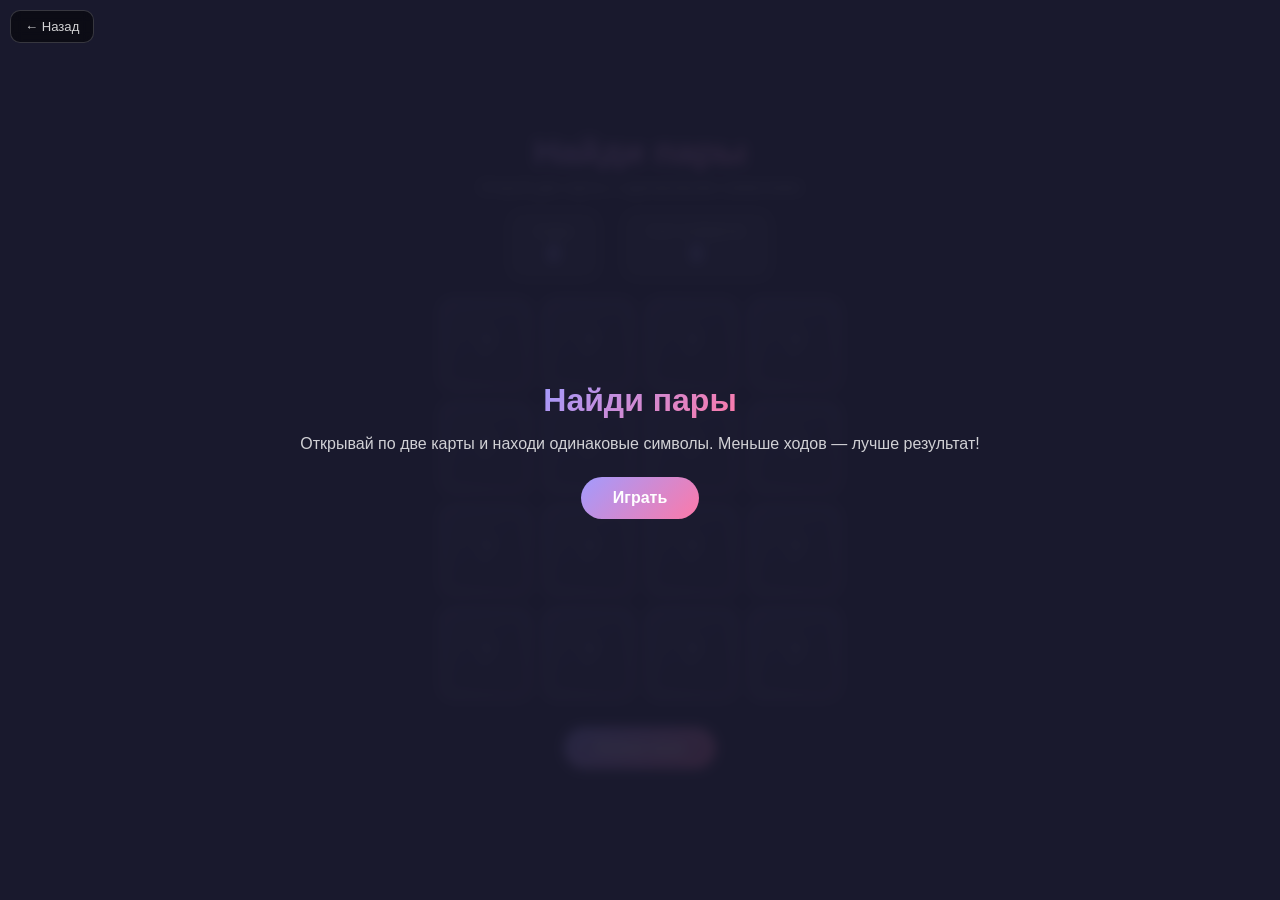
<file: memory.html>
<!DOCTYPE html>
<html lang="ru">
<head>
    <meta charset="UTF-8">
    <meta name="viewport" content="width=device-width, initial-scale=1.0, maximum-scale=1.0, user-scalable=no, viewport-fit=cover">
    <link rel="stylesheet" href="mini-app.css">
    <script defer src="https://telegram.org/js/telegram-web-app.js"></script>
    <script defer src="mini-app.js"></script>
    <title>Найди пары</title>
    <style>
        * { margin: 0; padding: 0; box-sizing: border-box; -webkit-user-select: none; user-select: none; }

        body {
            background: #1a1a2e;
            display: flex;
            justify-content: center;
            align-items: center;
            min-height: 100vh;
            font-family: 'Segoe UI', Tahoma, Geneva, Verdana, sans-serif;
            color: #fff;
            padding: 20px;
            overflow: hidden;
            overscroll-behavior: none;
            touch-action: manipulation;
            -webkit-tap-highlight-color: transparent;
        }

        .game-container {
            text-align: center;
            max-width: 520px;
            width: 100%;
        }

        h1 {
            font-size: 2.2rem;
            margin-bottom: 6px;
            background: linear-gradient(135deg, #a29bfe, #fd79a8);
            -webkit-background-clip: text;
            -webkit-text-fill-color: transparent;
        }

        .subtitle {
            color: rgba(255,255,255,0.5);
            margin-bottom: 16px;
            font-size: 0.95rem;
        }

        .score-board {
            display: flex;
            justify-content: center;
            gap: 24px;
            margin-bottom: 20px;
        }

        .score-box {
            background: rgba(255,255,255,0.08);
            padding: 10px 24px;
            border-radius: 14px;
            border: 1px solid rgba(255,255,255,0.1);
        }

        .score-box .label { font-size: 0.75rem; color: rgba(255,255,255,0.5); text-transform: uppercase; letter-spacing: 1px; }
        .score-box .value { font-size: 1.5rem; font-weight: bold; color: #a29bfe; }

        .grid {
            display: grid;
            grid-template-columns: repeat(4, 1fr);
            gap: 12px;
            margin: 0 auto 20px;
            max-width: 400px;
        }

        .card {
            aspect-ratio: 1;
            border-radius: 14px;
            background: linear-gradient(145deg, rgba(162,155,254,0.25), rgba(253,121,168,0.15));
            border: 2px solid rgba(255,255,255,0.12);
            display: flex;
            align-items: center;
            justify-content: center;
            font-size: 2.2rem;
            cursor: pointer;
            transition: transform 0.25s ease, border-color 0.2s, background 0.2s;
            position: relative;
            overflow: hidden;
        }

        .card:hover:not(.flipped):not(.matched) {
            transform: scale(1.03);
            border-color: rgba(162,155,254,0.5);
            background: linear-gradient(145deg, rgba(162,155,254,0.35), rgba(253,121,168,0.25));
        }

        .card.flipped,
        .card.matched {
            cursor: default;
        }

        .card.matched {
            border-color: rgba(0,230,118,0.5);
            background: linear-gradient(145deg, rgba(0,230,118,0.2), rgba(0,200,100,0.15));
            transform: scale(0.98);
        }

        .card .face {
            position: absolute;
            inset: 0;
            display: flex;
            align-items: center;
            justify-content: center;
            backface-visibility: hidden;
            -webkit-backface-visibility: hidden;
        }

        .card .back {
            background: linear-gradient(145deg, #2d2d44, #1e1e32);
            border-radius: 12px;
            margin: 4px;
            font-size: 1.8rem;
            color: rgba(255,255,255,0.3);
        }

        .card .front {
            transform: rotateY(180deg);
        }

        .card.flipped .back { transform: rotateY(-180deg); }
        .card.flipped .front { transform: rotateY(0); }

        .card .back,
        .card .front {
            transition: transform 0.35s ease;
        }

        .btn {
            padding: 12px 32px;
            font-size: 1rem;
            border: none;
            border-radius: 25px;
            background: linear-gradient(135deg, #a29bfe, #fd79a8);
            color: #fff;
            cursor: pointer;
            font-weight: bold;
            margin-top: 8px;
        }

        .btn:hover { filter: brightness(1.1); }

        .overlay {
            position: fixed;
            inset: 0;
            background: rgba(26,26,46,0.9);
            display: none;
            align-items: center;
            justify-content: center;
            flex-direction: column;
            gap: 16px;
            z-index: 10;
            backdrop-filter: blur(6px);
        }

        .overlay.visible { display: flex; }

        .overlay h2 {
            font-size: 2rem;
            background: linear-gradient(135deg, #a29bfe, #fd79a8);
            -webkit-background-clip: text;
            -webkit-text-fill-color: transparent;
        }

        .overlay p { color: rgba(255,255,255,0.8); }

        .back-btn {
            position: fixed;
            top: max(10px, env(safe-area-inset-top, 0px));
            left: max(10px, env(safe-area-inset-left, 0px));
            z-index: 200;
            background: rgba(0,0,0,0.52);
            border: 1px solid rgba(255,255,255,0.18);
            color: rgba(255,255,255,0.82);
            border-radius: 10px;
            padding: 9px 14px;
            font-size: 0.82rem;
            font-family: inherit;
            cursor: pointer;
            text-decoration: none;
            line-height: 1;
            -webkit-backdrop-filter: blur(6px);
            backdrop-filter: blur(6px);
            touch-action: manipulation;
            -webkit-tap-highlight-color: transparent;
        }
        .back-btn:active { background: rgba(255,255,255,0.18); }

        @media (max-width: 440px) {
            .grid { gap: 8px; }
            .card { font-size: 1.8rem; }
        }
    </style>
</head>
<body>
    <a class="back-btn" href="index.html">← Назад</a>
    <div class="game-container">
        <h1>Найди пары</h1>
        <p class="subtitle">Открой две карты с одинаковыми символами</p>
        <div class="score-board">
            <div class="score-box"><span class="label">Ходы</span><br><span class="value" id="moves">0</span></div>
            <div class="score-box"><span class="label">Пар найдено</span><br><span class="value" id="pairs">0</span></div>
        </div>
        <div class="grid" id="grid"></div>
        <button class="btn" id="btnNew">Новая игра</button>
    </div>

    <div class="overlay visible" id="startOverlay">
        <h2>Найди пары</h2>
        <p>Открывай по две карты и находи одинаковые символы. Меньше ходов — лучше результат!</p>
        <button class="btn" id="btnStart">Играть</button>
    </div>

    <div class="overlay" id="winOverlay">
        <h2>Победа!</h2>
        <p>Все пары найдены за <span id="winMoves">0</span> ходов.</p>
        <button class="btn" id="btnWinAgain">Ещё раз</button>
    </div>

    <script>
(function() {
    const EMOJIS = ['🌸','🌟','🎵','🔥','💎','🐱','🦋','🚀','🎮','🌈','🍀','⚡'];
    const PAIRS_COUNT = 8;
    const TOTAL = PAIRS_COUNT * 2;

    const gridEl = document.getElementById('grid');
    const movesEl = document.getElementById('moves');
    const pairsEl = document.getElementById('pairs');

    let moves = 0, pairsFound = 0;
    let openCards = [];
    let locked = false;
    let cards = [];

    function shuffle(arr) {
        const a = [...arr];
        for (let i = a.length - 1; i > 0; i--) {
            const j = Math.floor(Math.random() * (i + 1));
            [a[i], a[j]] = [a[j], a[i]];
        }
        return a;
    }

    function createCards() {
        const symbols = shuffle(EMOJIS).slice(0, PAIRS_COUNT);
        const list = [];
        symbols.forEach(s => { list.push(s); list.push(s); });
        return shuffle(list);
    }

    function buildGrid() {
        gridEl.innerHTML = '';
        cards = createCards();
        cards.forEach((emoji, i) => {
            const card = document.createElement('div');
            card.className = 'card';
            card.dataset.index = i;
            card.dataset.emoji = emoji;
            card.innerHTML = `
                <span class="face back">?</span>
                <span class="face front">${emoji}</span>
            `;
            card.addEventListener('click', () => flipCard(card));
            gridEl.appendChild(card);
        });
    }

    function flipCard(card) {
        if (locked || card.classList.contains('flipped') || card.classList.contains('matched')) return;
        card.classList.add('flipped');
        openCards.push(card);

        if (openCards.length === 2) {
            moves++;
            movesEl.textContent = moves;
            locked = true;
            const [a, b] = openCards;
            if (a.dataset.emoji === b.dataset.emoji) {
                a.classList.add('matched');
                b.classList.add('matched');
                pairsFound++;
                pairsEl.textContent = pairsFound;
                openCards = [];
                locked = false;
                if (pairsFound === PAIRS_COUNT) {
                    setTimeout(() => {
                        document.getElementById('winMoves').textContent = moves;
                        document.getElementById('winOverlay').classList.add('visible');
                    }, 400);
                }
            } else {
                setTimeout(() => {
                    a.classList.remove('flipped');
                    b.classList.remove('flipped');
                    openCards = [];
                    locked = false;
                }, 700);
            }
        }
    }

    function newGame() {
        moves = 0;
        pairsFound = 0;
        openCards = [];
        locked = false;
        movesEl.textContent = '0';
        pairsEl.textContent = '0';
        buildGrid();
    }

    document.getElementById('btnStart').onclick = () => {
        document.getElementById('startOverlay').classList.remove('visible');
        newGame();
    };
    document.getElementById('btnNew').onclick = newGame;
    document.getElementById('btnWinAgain').onclick = () => {
        document.getElementById('winOverlay').classList.remove('visible');
        newGame();
    };

    buildGrid();
})();
    </script>
</body>
</html>
</file>
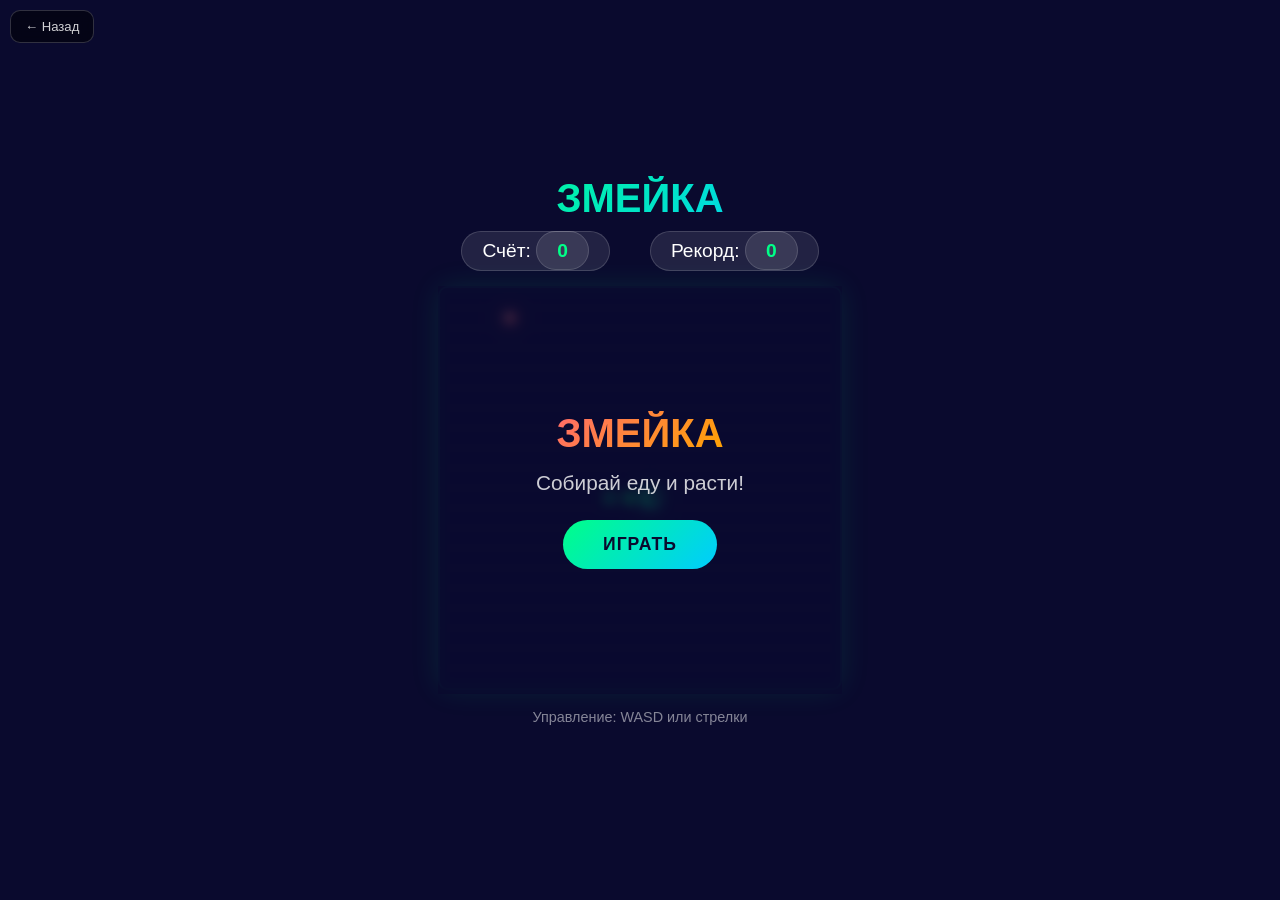
<file: snake.html>
<!DOCTYPE html>
<html lang="ru">
<head>
    <meta charset="UTF-8">
    <meta name="viewport" content="width=device-width, initial-scale=1.0, maximum-scale=1.0, user-scalable=no, viewport-fit=cover">
    <link rel="stylesheet" href="mini-app.css">
    <script defer src="https://telegram.org/js/telegram-web-app.js"></script>
    <script defer src="mini-app.js"></script>
    <title>Змейка</title>
    <style>
        * {
            margin: 0;
            padding: 0;
            box-sizing: border-box;
        }

        body {
            background: #0a0a2e;
            display: flex;
            justify-content: center;
            align-items: center;
            min-height: 100vh;
            font-family: 'Segoe UI', Tahoma, Geneva, Verdana, sans-serif;
            color: #fff;
            overflow: hidden;
            overscroll-behavior: none;
            touch-action: none;
            -webkit-tap-highlight-color: transparent;
        }

        .game-container {
            text-align: center;
        }

        h1 {
            font-size: 2.5rem;
            margin-bottom: 10px;
            background: linear-gradient(135deg, #00ff88, #00ccff);
            -webkit-background-clip: text;
            -webkit-text-fill-color: transparent;
            text-shadow: none;
        }

        .score-board {
            display: flex;
            justify-content: center;
            gap: 40px;
            margin-bottom: 15px;
            font-size: 1.2rem;
        }

        .score-board span {
            background: rgba(255, 255, 255, 0.1);
            padding: 8px 20px;
            border-radius: 25px;
            border: 1px solid rgba(255, 255, 255, 0.15);
        }

        .score-value {
            color: #00ff88;
            font-weight: bold;
        }

        canvas {
            border: 2px solid rgba(0, 255, 136, 0.3);
            border-radius: 10px;
            box-shadow: 0 0 30px rgba(0, 255, 136, 0.1),
                        inset 0 0 30px rgba(0, 0, 0, 0.3);
            background: #0d0d35;
        }

        .controls-hint {
            margin-top: 15px;
            color: rgba(255, 255, 255, 0.5);
            font-size: 0.9rem;
        }

        .overlay {
            position: absolute;
            top: 0;
            left: 0;
            width: 100%;
            height: 100%;
            display: flex;
            flex-direction: column;
            justify-content: center;
            align-items: center;
            background: rgba(10, 10, 46, 0.85);
            z-index: 10;
            backdrop-filter: blur(5px);
        }

        .overlay.hidden {
            display: none;
        }

        .overlay h2 {
            font-size: 2.5rem;
            margin-bottom: 15px;
            background: linear-gradient(135deg, #ff6b6b, #ffa500);
            -webkit-background-clip: text;
            -webkit-text-fill-color: transparent;
        }

        .overlay p {
            font-size: 1.3rem;
            margin-bottom: 25px;
            color: rgba(255, 255, 255, 0.8);
        }

        .btn {
            padding: 14px 40px;
            font-size: 1.1rem;
            border: none;
            border-radius: 30px;
            cursor: pointer;
            background: linear-gradient(135deg, #00ff88, #00ccff);
            color: #0a0a2e;
            font-weight: bold;
            transition: transform 0.2s, box-shadow 0.2s;
            letter-spacing: 1px;
        }

        .btn:hover {
            transform: scale(1.05);
            box-shadow: 0 0 25px rgba(0, 255, 136, 0.4);
        }

        /* Мобильные кнопки */
        .mobile-controls {
            display: none;
            margin-top: 20px;
            gap: 5px;
        }

        .mobile-controls button {
            width: 60px;
            height: 60px;
            font-size: 1.5rem;
            border: none;
            border-radius: 12px;
            background: rgba(255, 255, 255, 0.1);
            color: white;
            cursor: pointer;
            border: 1px solid rgba(255, 255, 255, 0.15);
            transition: background 0.15s;
        }

        .mobile-controls button:active {
            background: rgba(0, 255, 136, 0.3);
        }

        .mobile-grid {
            display: grid;
            grid-template-columns: 60px 60px 60px;
            grid-template-rows: 60px 60px;
            gap: 5px;
            justify-content: center;
        }

        .back-btn {
            position: fixed;
            top: max(10px, env(safe-area-inset-top, 0px));
            left: max(10px, env(safe-area-inset-left, 0px));
            z-index: 200;
            background: rgba(0,0,0,0.52);
            border: 1px solid rgba(255,255,255,0.18);
            color: rgba(255,255,255,0.82);
            border-radius: 10px;
            padding: 9px 14px;
            font-size: 0.82rem;
            font-family: inherit;
            cursor: pointer;
            text-decoration: none;
            line-height: 1;
            -webkit-backdrop-filter: blur(6px);
            backdrop-filter: blur(6px);
            touch-action: manipulation;
            -webkit-tap-highlight-color: transparent;
        }
        .back-btn:active { background: rgba(255,255,255,0.18); }

        @media (max-width: 600px) {
            canvas {
                width: min(92vw, 380px) !important;
                height: auto !important;
            }
            .mobile-controls {
                display: block;
            }
            .controls-hint {
                display: none;
            }
            h1 {
                font-size: 1.8rem;
            }
            .score-board {
                gap: 12px;
                font-size: 0.95rem;
                flex-wrap: wrap;
            }
            .score-board span {
                padding: 6px 14px;
            }
        }
    </style>
</head>
<body>
    <a class="back-btn" href="index.html">← Назад</a>
    <div class="game-container">
        <h1>ЗМЕЙКА</h1>
        <div class="score-board">
            <span>Счёт: <span class="score-value" id="score">0</span></span>
            <span>Рекорд: <span class="score-value" id="highScore">0</span></span>
        </div>
        <div style="position: relative; display: inline-block;">
            <canvas id="game" width="400" height="400"></canvas>
            <div class="overlay" id="startOverlay">
                <h2>ЗМЕЙКА</h2>
                <p>Собирай еду и расти!</p>
                <button class="btn" id="startBtn">ИГРАТЬ</button>
            </div>
            <div class="overlay hidden" id="gameOverOverlay">
                <h2>ИГРА ОКОНЧЕНА</h2>
                <p>Счёт: <span id="finalScore">0</span></p>
                <button class="btn" id="restartBtn">ЗАНОВО</button>
            </div>
        </div>
        <p class="controls-hint">Управление: WASD или стрелки</p>
        <div class="mobile-controls">
            <div class="mobile-grid">
                <div></div>
                <button id="btnUp">▲</button>
                <div></div>
                <button id="btnLeft">◀</button>
                <button id="btnDown">▼</button>
                <button id="btnRight">▶</button>
            </div>
        </div>
    </div>

    <script>
        const canvas = document.getElementById('game');
        const ctx = canvas.getContext('2d');

        const GRID = 20;
        const COLS = canvas.width / GRID;
        const ROWS = canvas.height / GRID;

        let snake, direction, nextDirection, food, score, highScore, gameLoop, speed;
        let isRunning = false;

        highScore = parseInt(localStorage.getItem('snakeHighScore') || '0');
        document.getElementById('highScore').textContent = highScore;

        function init() {
            snake = [
                { x: 10, y: 10 },
                { x: 9, y: 10 },
                { x: 8, y: 10 }
            ];
            direction = { x: 1, y: 0 };
            nextDirection = { x: 1, y: 0 };
            score = 0;
            speed = 120;
            document.getElementById('score').textContent = score;
            placeFood();
        }

        function placeFood() {
            do {
                food = {
                    x: Math.floor(Math.random() * COLS),
                    y: Math.floor(Math.random() * ROWS)
                };
            } while (snake.some(s => s.x === food.x && s.y === food.y));
        }

        function update() {
            direction = nextDirection;

            const head = {
                x: snake[0].x + direction.x,
                y: snake[0].y + direction.y
            };

            // Столкновение со стенами
            if (head.x < 0 || head.x >= COLS || head.y < 0 || head.y >= ROWS) {
                gameOver();
                return;
            }

            // Столкновение с собой
            if (snake.some(s => s.x === head.x && s.y === head.y)) {
                gameOver();
                return;
            }

            snake.unshift(head);

            // Проверка еды
            if (head.x === food.x && head.y === food.y) {
                score += 10;
                document.getElementById('score').textContent = score;
                placeFood();
                // Ускорение
                if (speed > 60) {
                    speed -= 2;
                    clearInterval(gameLoop);
                    gameLoop = setInterval(update, speed);
                }
            } else {
                snake.pop();
            }

            draw();
        }

        function draw() {
            // Фон
            ctx.fillStyle = '#0d0d35';
            ctx.fillRect(0, 0, canvas.width, canvas.height);

            // Сетка
            ctx.strokeStyle = 'rgba(255, 255, 255, 0.03)';
            ctx.lineWidth = 1;
            for (let i = 0; i < COLS; i++) {
                ctx.beginPath();
                ctx.moveTo(i * GRID, 0);
                ctx.lineTo(i * GRID, canvas.height);
                ctx.stroke();
            }
            for (let i = 0; i < ROWS; i++) {
                ctx.beginPath();
                ctx.moveTo(0, i * GRID);
                ctx.lineTo(canvas.width, i * GRID);
                ctx.stroke();
            }

            // Змейка
            snake.forEach((segment, index) => {
                const progress = 1 - (index / snake.length);
                const green = Math.floor(150 + progress * 105);
                const alpha = 0.6 + progress * 0.4;

                if (index === 0) {
                    // Голова
                    ctx.fillStyle = '#00ff88';
                    ctx.shadowColor = '#00ff88';
                    ctx.shadowBlur = 15;
                } else {
                    ctx.fillStyle = `rgba(0, ${green}, 100, ${alpha})`;
                    ctx.shadowBlur = 0;
                }

                const padding = index === 0 ? 1 : 2;
                const radius = index === 0 ? 5 : 4;

                roundRect(
                    ctx,
                    segment.x * GRID + padding,
                    segment.y * GRID + padding,
                    GRID - padding * 2,
                    GRID - padding * 2,
                    radius
                );
                ctx.fill();
                ctx.shadowBlur = 0;

                // Глаза на голове
                if (index === 0) {
                    ctx.fillStyle = '#0a0a2e';
                    const eyeSize = 3;
                    let ex1, ey1, ex2, ey2;

                    if (direction.x === 1) { // вправо
                        ex1 = segment.x * GRID + 14; ey1 = segment.y * GRID + 5;
                        ex2 = segment.x * GRID + 14; ey2 = segment.y * GRID + 12;
                    } else if (direction.x === -1) { // влево
                        ex1 = segment.x * GRID + 5; ey1 = segment.y * GRID + 5;
                        ex2 = segment.x * GRID + 5; ey2 = segment.y * GRID + 12;
                    } else if (direction.y === -1) { // вверх
                        ex1 = segment.x * GRID + 5; ey1 = segment.y * GRID + 5;
                        ex2 = segment.x * GRID + 12; ey2 = segment.y * GRID + 5;
                    } else { // вниз
                        ex1 = segment.x * GRID + 5; ey1 = segment.y * GRID + 14;
                        ex2 = segment.x * GRID + 12; ey2 = segment.y * GRID + 14;
                    }

                    ctx.beginPath();
                    ctx.arc(ex1, ey1, eyeSize, 0, Math.PI * 2);
                    ctx.fill();
                    ctx.beginPath();
                    ctx.arc(ex2, ey2, eyeSize, 0, Math.PI * 2);
                    ctx.fill();
                }
            });

            // Еда
            ctx.shadowColor = '#ff6b6b';
            ctx.shadowBlur = 15;
            ctx.fillStyle = '#ff6b6b';
            ctx.beginPath();
            ctx.arc(
                food.x * GRID + GRID / 2,
                food.y * GRID + GRID / 2,
                GRID / 2 - 3,
                0,
                Math.PI * 2
            );
            ctx.fill();

            // Блик на еде
            ctx.shadowBlur = 0;
            ctx.fillStyle = 'rgba(255, 255, 255, 0.4)';
            ctx.beginPath();
            ctx.arc(
                food.x * GRID + GRID / 2 - 2,
                food.y * GRID + GRID / 2 - 2,
                3,
                0,
                Math.PI * 2
            );
            ctx.fill();
            ctx.shadowBlur = 0;
        }

        function roundRect(ctx, x, y, w, h, r) {
            ctx.beginPath();
            ctx.moveTo(x + r, y);
            ctx.lineTo(x + w - r, y);
            ctx.quadraticCurveTo(x + w, y, x + w, y + r);
            ctx.lineTo(x + w, y + h - r);
            ctx.quadraticCurveTo(x + w, y + h, x + w - r, y + h);
            ctx.lineTo(x + r, y + h);
            ctx.quadraticCurveTo(x, y + h, x, y + h - r);
            ctx.lineTo(x, y + r);
            ctx.quadraticCurveTo(x, y, x + r, y);
            ctx.closePath();
        }

        function gameOver() {
            isRunning = false;
            clearInterval(gameLoop);

            if (score > highScore) {
                highScore = score;
                localStorage.setItem('snakeHighScore', highScore);
                document.getElementById('highScore').textContent = highScore;
            }

            document.getElementById('finalScore').textContent = score;
            document.getElementById('gameOverOverlay').classList.remove('hidden');
        }

        function startGame() {
            document.getElementById('startOverlay').classList.add('hidden');
            document.getElementById('gameOverOverlay').classList.add('hidden');
            init();
            draw();
            isRunning = true;
            gameLoop = setInterval(update, speed);
        }

        // Управление с клавиатуры
        document.addEventListener('keydown', (e) => {
            if (!isRunning) return;

            switch (e.key) {
                case 'ArrowUp': case 'w': case 'W': case 'ц': case 'Ц':
                    if (direction.y !== 1) nextDirection = { x: 0, y: -1 };
                    e.preventDefault();
                    break;
                case 'ArrowDown': case 's': case 'S': case 'ы': case 'Ы':
                    if (direction.y !== -1) nextDirection = { x: 0, y: 1 };
                    e.preventDefault();
                    break;
                case 'ArrowLeft': case 'a': case 'A': case 'ф': case 'Ф':
                    if (direction.x !== 1) nextDirection = { x: -1, y: 0 };
                    e.preventDefault();
                    break;
                case 'ArrowRight': case 'd': case 'D': case 'в': case 'В':
                    if (direction.x !== -1) nextDirection = { x: 1, y: 0 };
                    e.preventDefault();
                    break;
            }
        });

        // Свайп на canvas
        let swipeStartX = 0, swipeStartY = 0;
        canvas.addEventListener('touchstart', (e) => {
            e.preventDefault();
            swipeStartX = e.touches[0].clientX;
            swipeStartY = e.touches[0].clientY;
        }, { passive: false });
        canvas.addEventListener('touchend', (e) => {
            const dx = e.changedTouches[0].clientX - swipeStartX;
            const dy = e.changedTouches[0].clientY - swipeStartY;
            const adx = Math.abs(dx), ady = Math.abs(dy);
            if (Math.max(adx, ady) < 25 || !isRunning) return;
            if (adx > ady) {
                if (dx > 0 && direction.x !== -1) nextDirection = { x: 1, y: 0 };
                else if (dx < 0 && direction.x !== 1) nextDirection = { x: -1, y: 0 };
            } else {
                if (dy > 0 && direction.y !== -1) nextDirection = { x: 0, y: 1 };
                else if (dy < 0 && direction.y !== 1) nextDirection = { x: 0, y: -1 };
            }
        }, { passive: false });

        // Мобильное управление
        document.getElementById('btnUp').addEventListener('click', () => {
            if (isRunning && direction.y !== 1) nextDirection = { x: 0, y: -1 };
        });
        document.getElementById('btnDown').addEventListener('click', () => {
            if (isRunning && direction.y !== -1) nextDirection = { x: 0, y: 1 };
        });
        document.getElementById('btnLeft').addEventListener('click', () => {
            if (isRunning && direction.x !== 1) nextDirection = { x: -1, y: 0 };
        });
        document.getElementById('btnRight').addEventListener('click', () => {
            if (isRunning && direction.x !== -1) nextDirection = { x: 1, y: 0 };
        });

        // Кнопки
        document.getElementById('startBtn').addEventListener('click', startGame);
        document.getElementById('restartBtn').addEventListener('click', startGame);

        // Начальная отрисовка
        init();
        draw();
    </script>
</body>
</html>
</file>
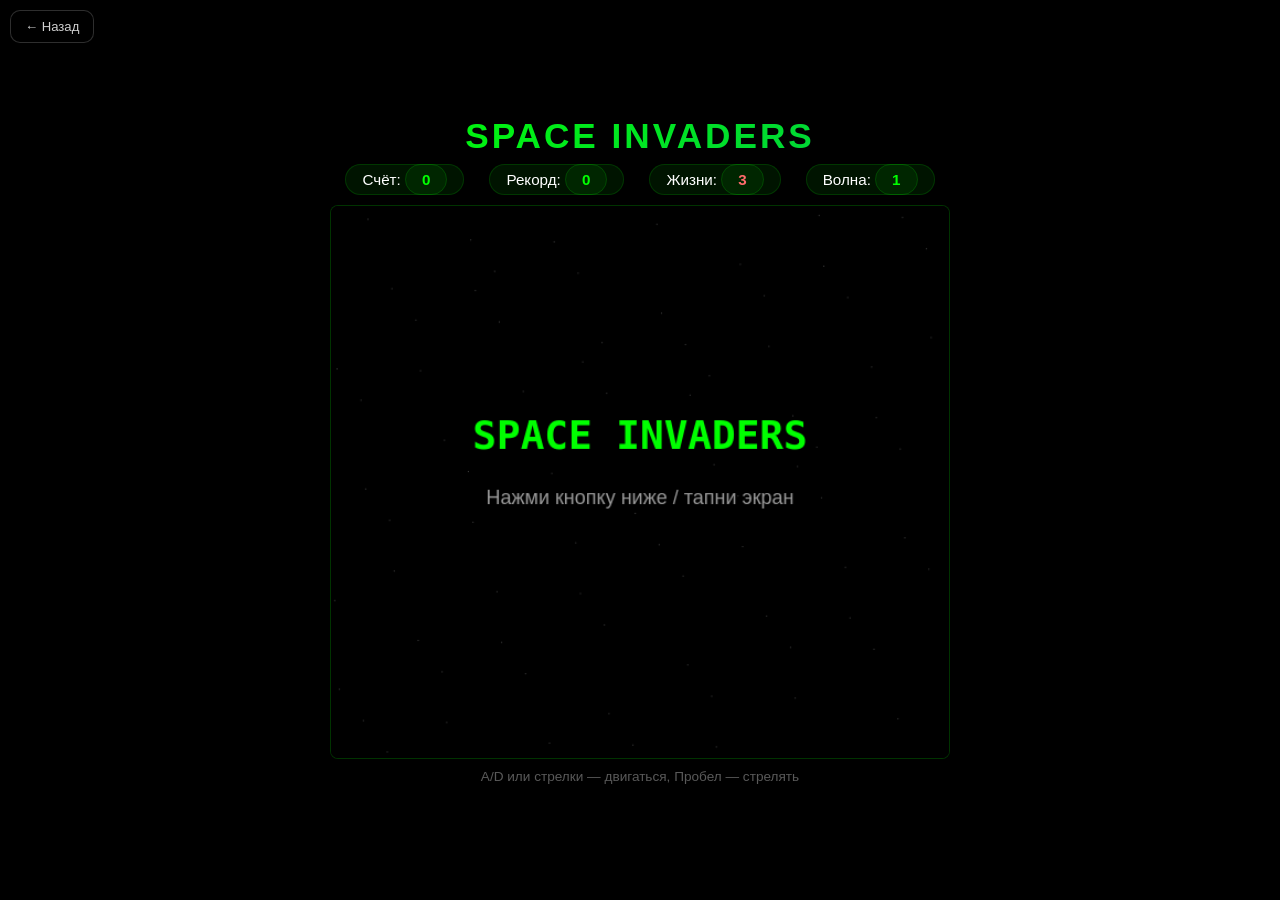
<file: space-invaders.html>
<!DOCTYPE html>
<html lang="ru">
<head>
    <meta charset="UTF-8">
    <meta name="viewport" content="width=device-width, initial-scale=1.0, maximum-scale=1.0, user-scalable=no, viewport-fit=cover">
    <link rel="stylesheet" href="mini-app.css">
    <script defer src="https://telegram.org/js/telegram-web-app.js"></script>
    <script defer src="mini-app.js"></script>
    <title>Space Invaders</title>
    <style>
        * { margin: 0; padding: 0; box-sizing: border-box; }

        body {
            background: #000;
            display: flex;
            justify-content: center;
            align-items: center;
            min-height: 100vh;
            font-family: 'Segoe UI', Tahoma, Geneva, Verdana, sans-serif;
            color: #fff;
            overflow: hidden;
            overscroll-behavior: none;
            touch-action: none;
            -webkit-tap-highlight-color: transparent;
        }

        .game-container { text-align: center; }

        h1 {
            font-size: 2.2rem;
            margin-bottom: 8px;
            background: linear-gradient(135deg, #00ff00, #00cc44);
            -webkit-background-clip: text;
            -webkit-text-fill-color: transparent;
            letter-spacing: 3px;
        }

        .hud {
            display: flex;
            justify-content: center;
            gap: 25px;
            margin-bottom: 10px;
        }

        .hud span {
            background: rgba(0, 255, 0, 0.08);
            padding: 6px 16px;
            border-radius: 20px;
            border: 1px solid rgba(0, 255, 0, 0.15);
            font-size: 0.95rem;
        }

        .hud .v { color: #00ff00; font-weight: bold; }
        .hud .lives-v { color: #ff6b6b; }

        canvas {
            border: 1px solid rgba(0, 255, 0, 0.2);
            border-radius: 8px;
            display: block;
            margin: 0 auto;
            background: #000;
            width: min(96vw, 620px);
            height: auto;
        }

        .hint {
            margin-top: 10px;
            color: rgba(255,255,255,0.35);
            font-size: 0.85rem;
        }

        .mobile-controls {
            display: none;
            margin-top: 15px;
        }

        .mobile-controls button {
            width: 70px;
            height: 55px;
            font-size: 1.4rem;
            border: none;
            border-radius: 10px;
            background: rgba(0, 255, 0, 0.1);
            color: #00ff00;
            cursor: pointer;
            border: 1px solid rgba(0, 255, 0, 0.2);
            margin: 3px;
        }

        .mobile-controls button:active {
            background: rgba(0, 255, 0, 0.25);
        }

        .back-btn {
            position: fixed;
            top: max(10px, env(safe-area-inset-top, 0px));
            left: max(10px, env(safe-area-inset-left, 0px));
            z-index: 200;
            background: rgba(0,0,0,0.52);
            border: 1px solid rgba(255,255,255,0.18);
            color: rgba(255,255,255,0.82);
            border-radius: 10px;
            padding: 9px 14px;
            font-size: 0.82rem;
            font-family: inherit;
            cursor: pointer;
            text-decoration: none;
            line-height: 1;
            -webkit-backdrop-filter: blur(6px);
            backdrop-filter: blur(6px);
            touch-action: manipulation;
            -webkit-tap-highlight-color: transparent;
        }
        .back-btn:active { background: rgba(255,255,255,0.18); }

        @media (max-width: 600px) {
            .mobile-controls { display: block; }
            .hint { display: none; }
            canvas { max-width: 100vw; }
            h1 { font-size: 1.35rem; letter-spacing: 2px; }
            .hud {
                flex-wrap: wrap;
                gap: 8px;
                row-gap: 6px;
                max-width: 100%;
                padding: 0 4px;
            }
            .hud span {
                font-size: 0.78rem;
                padding: 5px 10px;
            }
        }
    </style>
</head>
<body>
    <a class="back-btn" href="index.html">← Назад</a>
    <div class="game-container">
        <h1>SPACE INVADERS</h1>
        <div class="hud">
            <span>Счёт: <span class="v" id="score">0</span></span>
            <span>Рекорд: <span class="v" id="best">0</span></span>
            <span>Жизни: <span class="v lives-v" id="lives">3</span></span>
            <span>Волна: <span class="v" id="wave">1</span></span>
        </div>
        <canvas id="game" width="560" height="500"></canvas>
        <p class="hint">A/D или стрелки — двигаться, Пробел — стрелять</p>
        <div class="mobile-controls">
            <button id="mLeft">◀</button>
            <button id="mFire">FIRE</button>
            <button id="mRight">▶</button>
        </div>
    </div>

    <script>
        const canvas = document.getElementById('game');
        const ctx = canvas.getContext('2d');
        const W = canvas.width, H = canvas.height;

        let best = parseInt(localStorage.getItem('spaceBest') || '0');
        document.getElementById('best').textContent = best;

        // Состояние
        let player, invaders, bullets, enemyBullets, particles, barriers;
        let score, lives, wave, invaderDir, invaderSpeed, invaderDropTimer;
        let keys = {};
        let shootCooldown = 0;
        let state = 'ready';
        let animFrame;

        const PLAYER_W = 40, PLAYER_H = 20;
        const INV_W = 30, INV_H = 22;
        const INV_COLS = 10, INV_ROWS = 4;
        const INV_PAD = 8;

        function init() {
            player = { x: W / 2 - PLAYER_W / 2, y: H - 50 };
            bullets = [];
            enemyBullets = [];
            particles = [];
            score = 0;
            lives = 3;
            wave = 1;
            shootCooldown = 0;
            createInvaders();
            createBarriers();
            updateHUD();
        }

        function createInvaders() {
            invaders = [];
            const startX = (W - (INV_COLS * (INV_W + INV_PAD))) / 2;
            for (let r = 0; r < INV_ROWS; r++) {
                for (let c = 0; c < INV_COLS; c++) {
                    invaders.push({
                        x: startX + c * (INV_W + INV_PAD),
                        y: 50 + r * (INV_H + INV_PAD),
                        row: r,
                        alive: true,
                        frame: 0
                    });
                }
            }
            invaderDir = 1;
            invaderSpeed = 0.5 + wave * 0.3;
            invaderDropTimer = 0;
        }

        function createBarriers() {
            barriers = [];
            const barrierW = 50, barrierH = 30;
            const positions = [80, 200, 320, 440];
            positions.forEach(bx => {
                const blocks = [];
                for (let r = 0; r < 6; r++) {
                    for (let c = 0; c < 10; c++) {
                        blocks.push({
                            x: bx + c * 5,
                            y: H - 120 + r * 5,
                            w: 5, h: 5,
                            alive: true
                        });
                    }
                }
                barriers.push(...blocks);
            });
        }

        function updateHUD() {
            document.getElementById('score').textContent = score;
            document.getElementById('lives').textContent = lives;
            document.getElementById('wave').textContent = wave;
            if (score > best) {
                best = score;
                localStorage.setItem('spaceBest', best);
                document.getElementById('best').textContent = best;
            }
        }

        const INV_COLORS = ['#ff6b6b', '#feca57', '#48dbfb', '#00ff00'];

        function update() {
            shootCooldown = Math.max(0, shootCooldown - 1);

            // Игрок
            if (keys['ArrowLeft'] || keys['a'] || keys['A'] || keys['ф'] || keys['Ф'] || keys['mLeft']) {
                player.x = Math.max(0, player.x - 5);
            }
            if (keys['ArrowRight'] || keys['d'] || keys['D'] || keys['в'] || keys['В'] || keys['mRight']) {
                player.x = Math.min(W - PLAYER_W, player.x + 5);
            }
            if ((keys[' '] || keys['mFire']) && shootCooldown === 0) {
                bullets.push({ x: player.x + PLAYER_W / 2 - 2, y: player.y - 5, w: 4, h: 10 });
                shootCooldown = 15;
            }

            // Пули игрока
            for (let i = bullets.length - 1; i >= 0; i--) {
                bullets[i].y -= 7;
                if (bullets[i].y < -10) { bullets.splice(i, 1); continue; }

                // Попадание в инвейдера
                let hit = false;
                for (const inv of invaders) {
                    if (!inv.alive) continue;
                    if (bullets[i] &&
                        bullets[i].x < inv.x + INV_W && bullets[i].x + bullets[i].w > inv.x &&
                        bullets[i].y < inv.y + INV_H && bullets[i].y + bullets[i].h > inv.y) {
                        inv.alive = false;
                        score += (INV_ROWS - inv.row) * 10;
                        addExplosion(inv.x + INV_W/2, inv.y + INV_H/2, INV_COLORS[inv.row]);
                        bullets.splice(i, 1);
                        hit = true;
                        updateHUD();
                        break;
                    }
                }

                // Попадание в барьер
                if (!hit && bullets[i]) {
                    for (const b of barriers) {
                        if (!b.alive) continue;
                        if (bullets[i].x < b.x + b.w && bullets[i].x + bullets[i].w > b.x &&
                            bullets[i].y < b.y + b.h && bullets[i].y + bullets[i].h > b.y) {
                            b.alive = false;
                            bullets.splice(i, 1);
                            break;
                        }
                    }
                }
            }

            // Движение инвейдеров
            let needDrop = false;
            const aliveInvaders = invaders.filter(i => i.alive);

            if (aliveInvaders.length === 0) {
                // Следующая волна
                wave++;
                createInvaders();
                createBarriers();
                updateHUD();
                return;
            }

            aliveInvaders.forEach(inv => {
                inv.x += invaderDir * invaderSpeed;
                if (inv.x + INV_W > W - 5 || inv.x < 5) needDrop = true;
            });

            if (needDrop) {
                invaderDir *= -1;
                aliveInvaders.forEach(inv => {
                    inv.y += 15;
                    inv.x += invaderDir * invaderSpeed;
                });
                invaderSpeed += 0.1;
            }

            // Инвейдеры стреляют
            if (Math.random() < 0.02 + wave * 0.005) {
                const shooter = aliveInvaders[Math.floor(Math.random() * aliveInvaders.length)];
                if (shooter) {
                    enemyBullets.push({
                        x: shooter.x + INV_W / 2 - 2,
                        y: shooter.y + INV_H,
                        w: 4, h: 8
                    });
                }
            }

            // Вражеские пули
            for (let i = enemyBullets.length - 1; i >= 0; i--) {
                enemyBullets[i].y += 4;
                if (enemyBullets[i].y > H + 10) { enemyBullets.splice(i, 1); continue; }

                // Попадание в игрока
                if (enemyBullets[i].x < player.x + PLAYER_W && enemyBullets[i].x + enemyBullets[i].w > player.x &&
                    enemyBullets[i].y < player.y + PLAYER_H && enemyBullets[i].y + enemyBullets[i].h > player.y) {
                    lives--;
                    addExplosion(player.x + PLAYER_W/2, player.y + PLAYER_H/2, '#00ff00');
                    enemyBullets.splice(i, 1);
                    updateHUD();
                    if (lives <= 0) {
                        state = 'dead';
                        return;
                    }
                    continue;
                }

                // Попадание в барьер
                if (enemyBullets[i]) {
                    for (const b of barriers) {
                        if (!b.alive) continue;
                        if (enemyBullets[i].x < b.x + b.w && enemyBullets[i].x + enemyBullets[i].w > b.x &&
                            enemyBullets[i].y < b.y + b.h && enemyBullets[i].y + enemyBullets[i].h > b.y) {
                            b.alive = false;
                            enemyBullets.splice(i, 1);
                            break;
                        }
                    }
                }
            }

            // Инвейдеры дошли до игрока
            for (const inv of aliveInvaders) {
                if (inv.y + INV_H > player.y) {
                    state = 'dead';
                    return;
                }
            }

            // Частицы
            for (let i = particles.length - 1; i >= 0; i--) {
                particles[i].x += particles[i].vx;
                particles[i].y += particles[i].vy;
                particles[i].life--;
                if (particles[i].life <= 0) particles.splice(i, 1);
            }
        }

        function addExplosion(x, y, color) {
            for (let i = 0; i < 10; i++) {
                const angle = Math.random() * Math.PI * 2;
                const speed = 1 + Math.random() * 3;
                particles.push({
                    x, y,
                    vx: Math.cos(angle) * speed,
                    vy: Math.sin(angle) * speed,
                    life: 15 + Math.random() * 15,
                    color, size: 2 + Math.random() * 2
                });
            }
        }

        function draw() {
            ctx.fillStyle = '#000';
            ctx.fillRect(0, 0, W, H);

            // Звёзды
            ctx.fillStyle = 'rgba(255,255,255,0.5)';
            for (let i = 0; i < 80; i++) {
                const sx = (i * 97.3 + 33) % W;
                const sy = (i * 53.1 + ((performance.now() * 0.01 * (i % 3 + 1))) % H);
                ctx.fillRect(sx, sy % H, 1, 1);
            }

            if (state === 'ready') {
                ctx.fillStyle = 'rgba(0,0,0,0.5)';
                ctx.fillRect(0, 0, W, H);
                ctx.textAlign = 'center';
                ctx.fillStyle = '#00ff00';
                ctx.font = 'bold 36px monospace';
                ctx.fillText('SPACE INVADERS', W/2, H/2 - 30);
                ctx.fillStyle = 'rgba(255,255,255,0.6)';
                ctx.font = '18px sans-serif';
                ctx.fillText('Нажми кнопку ниже / тапни экран', W/2, H/2 + 20);
                return;
            }

            // Барьеры
            barriers.forEach(b => {
                if (!b.alive) return;
                ctx.fillStyle = '#00cc44';
                ctx.fillRect(b.x, b.y, b.w, b.h);
            });

            // Инвейдеры
            invaders.forEach(inv => {
                if (!inv.alive) return;
                const color = INV_COLORS[inv.row];
                ctx.fillStyle = color;

                // Пиксельный инвейдер
                const cx = inv.x + INV_W/2;
                const cy = inv.y + INV_H/2;
                const s = 3;

                if (inv.row === 0) {
                    // Тип 1 — краб
                    ctx.fillRect(cx - s*3, cy - s*2, s*6, s*4);
                    ctx.fillRect(cx - s*4, cy - s, s, s*2);
                    ctx.fillRect(cx + s*3, cy - s, s, s*2);
                    ctx.fillRect(cx - s*2, cy - s*3, s, s);
                    ctx.fillRect(cx + s, cy - s*3, s, s);
                    ctx.fillStyle = '#000';
                    ctx.fillRect(cx - s*2, cy - s, s, s);
                    ctx.fillRect(cx + s, cy - s, s, s);
                } else if (inv.row === 1) {
                    // Тип 2 — жук
                    ctx.fillRect(cx - s*3, cy - s, s*6, s*3);
                    ctx.fillRect(cx - s*2, cy - s*2, s*4, s);
                    ctx.fillRect(cx - s*4, cy, s*2, s*2);
                    ctx.fillRect(cx + s*2, cy, s*2, s*2);
                    ctx.fillStyle = '#000';
                    ctx.fillRect(cx - s*2, cy - s, s, s);
                    ctx.fillRect(cx + s, cy - s, s, s);
                } else if (inv.row === 2) {
                    // Тип 3 — осьминог
                    ctx.fillRect(cx - s*2, cy - s*2, s*4, s*4);
                    ctx.fillRect(cx - s*3, cy - s, s, s*3);
                    ctx.fillRect(cx + s*2, cy - s, s, s*3);
                    ctx.fillRect(cx - s, cy - s*3, s*2, s);
                    ctx.fillStyle = '#000';
                    ctx.fillRect(cx - s, cy - s, s, s);
                    ctx.fillRect(cx, cy - s, s, s);
                } else {
                    // Тип 4 — базовый
                    ctx.fillRect(cx - s*3, cy - s*2, s*6, s*4);
                    ctx.fillRect(cx - s*2, cy - s*3, s*4, s);
                    ctx.fillRect(cx - s*4, cy + s, s*2, s);
                    ctx.fillRect(cx + s*2, cy + s, s*2, s);
                    ctx.fillStyle = '#000';
                    ctx.fillRect(cx - s*2, cy - s, s, s);
                    ctx.fillRect(cx + s, cy - s, s, s);
                }
            });

            // Игрок
            ctx.fillStyle = '#00ff00';
            // Корпус
            ctx.fillRect(player.x, player.y + 6, PLAYER_W, PLAYER_H - 6);
            // Башенка
            ctx.fillRect(player.x + PLAYER_W/2 - 4, player.y, 8, 10);
            ctx.fillRect(player.x + PLAYER_W/2 - 2, player.y - 4, 4, 6);
            // Детали
            ctx.fillStyle = '#00cc44';
            ctx.fillRect(player.x + 4, player.y + 10, 6, 4);
            ctx.fillRect(player.x + PLAYER_W - 10, player.y + 10, 6, 4);

            // Пули игрока
            ctx.fillStyle = '#00ff00';
            ctx.shadowColor = '#00ff00';
            ctx.shadowBlur = 8;
            bullets.forEach(b => {
                ctx.fillRect(b.x, b.y, b.w, b.h);
            });
            ctx.shadowBlur = 0;

            // Вражеские пули
            ctx.fillStyle = '#ff6b6b';
            ctx.shadowColor = '#ff6b6b';
            ctx.shadowBlur = 5;
            enemyBullets.forEach(b => {
                ctx.fillRect(b.x, b.y, b.w, b.h);
            });
            ctx.shadowBlur = 0;

            // Частицы
            particles.forEach(p => {
                ctx.globalAlpha = p.life / 30;
                ctx.fillStyle = p.color;
                ctx.beginPath();
                ctx.arc(p.x, p.y, p.size * (p.life / 30), 0, Math.PI * 2);
                ctx.fill();
            });
            ctx.globalAlpha = 1;

            // Экран смерти
            if (state === 'dead') {
                ctx.fillStyle = 'rgba(0,0,0,0.6)';
                ctx.fillRect(0, 0, W, H);
                ctx.textAlign = 'center';
                ctx.fillStyle = '#ff6b6b';
                ctx.font = 'bold 36px monospace';
                ctx.fillText('GAME OVER', W/2, H/2 - 30);
                ctx.fillStyle = '#feca57';
                ctx.font = '22px sans-serif';
                ctx.fillText(`Счёт: ${score}`, W/2, H/2 + 10);
                ctx.fillStyle = 'rgba(255,255,255,0.5)';
                ctx.font = '16px sans-serif';
                ctx.fillText('Нажми кнопку или тапни для рестарта', W/2, H/2 + 45);
            }
        }

        function gameLoop() {
            if (state === 'playing') update();
            draw();
            animFrame = requestAnimationFrame(gameLoop);
        }

        // Управление
        document.addEventListener('keydown', (e) => {
            keys[e.key] = true;
            if (['ArrowLeft', 'ArrowRight', ' '].includes(e.key)) e.preventDefault();

            if (e.key === ' ') {
                if (state === 'ready') { state = 'playing'; }
                else if (state === 'dead') { init(); state = 'playing'; }
            }
        });

        document.addEventListener('keyup', (e) => {
            keys[e.key] = false;
        });

        // Мобильное
        ['mLeft', 'mFire', 'mRight'].forEach(id => {
            const btn = document.getElementById(id);
            btn.addEventListener('touchstart', (e) => {
                e.preventDefault();
                keys[id] = true;
                if (state === 'ready') state = 'playing';
                else if (state === 'dead') { init(); state = 'playing'; }
            });
            btn.addEventListener('touchend', (e) => { e.preventDefault(); keys[id] = false; });
            btn.addEventListener('mousedown', () => {
                keys[id] = true;
                if (state === 'ready') state = 'playing';
                else if (state === 'dead') { init(); state = 'playing'; }
            });
            btn.addEventListener('mouseup', () => keys[id] = false);
        });

        // Тап по canvas — старт / рестарт
        canvas.addEventListener('click', () => {
            if (state === 'ready') { state = 'playing'; }
            else if (state === 'dead') { init(); state = 'playing'; }
        });
        canvas.addEventListener('touchstart', (e) => {
            e.preventDefault();
            if (state === 'ready') { state = 'playing'; }
            else if (state === 'dead') { init(); state = 'playing'; }
        }, { passive: false });

        init();
        gameLoop();
    </script>
</body>
</html>
</file>
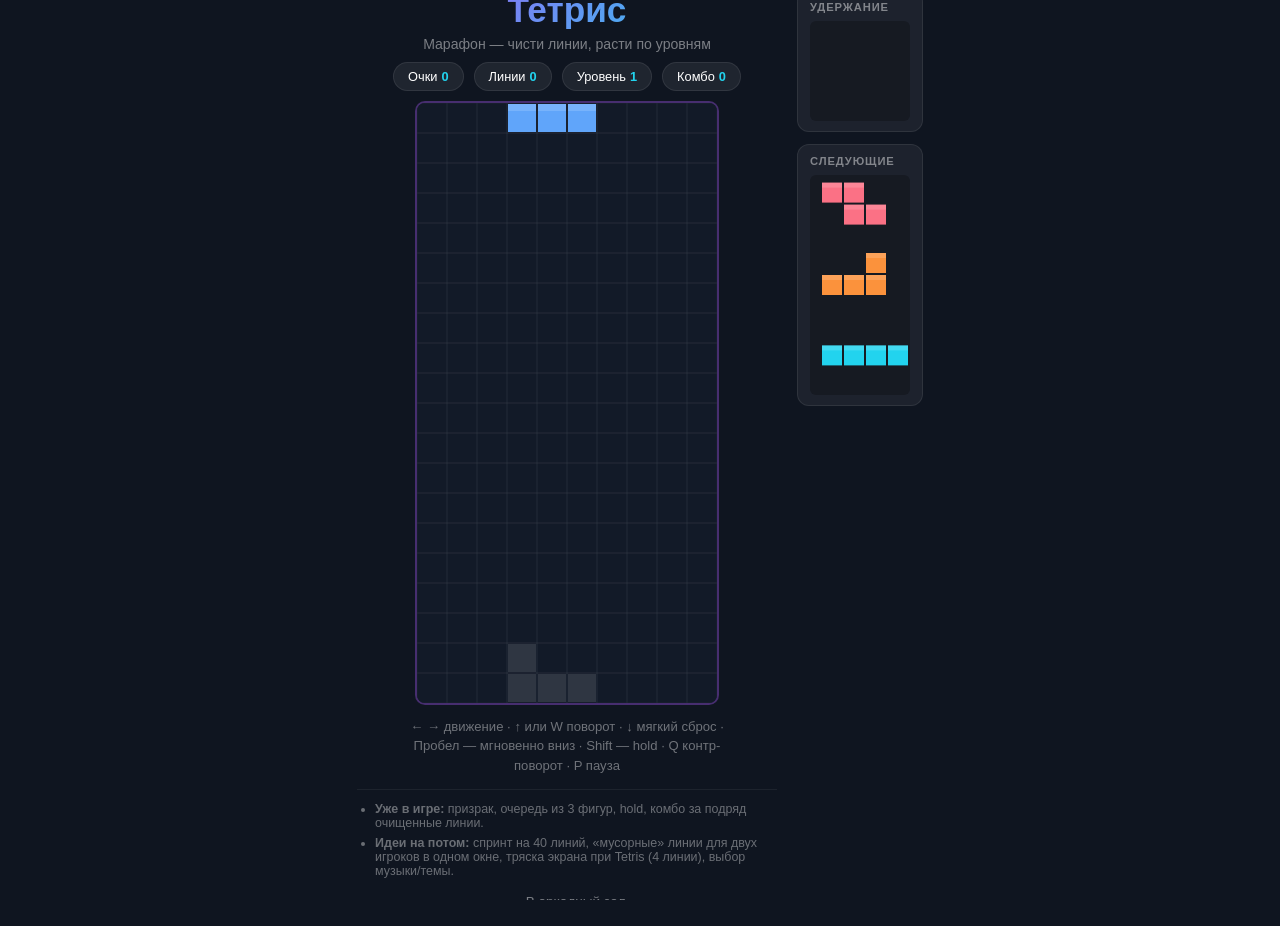
<file: tetris.html>
<!DOCTYPE html>
<html lang="ru">
<head>
    <meta charset="UTF-8">
    <meta name="viewport" content="width=device-width, initial-scale=1.0, maximum-scale=1.0, user-scalable=no, viewport-fit=cover">
    <link rel="stylesheet" href="mini-app.css">
    <script defer src="https://telegram.org/js/telegram-web-app.js"></script>
    <script defer src="mini-app.js"></script>
    <title>Тетрис</title>
    <style>
        * { margin: 0; padding: 0; box-sizing: border-box; }

        html, body { height: 100%; overflow: hidden; }

        body {
            background: #0f1520;
            min-height: 100vh;
            font-family: 'Segoe UI', Tahoma, Geneva, Verdana, sans-serif;
            color: #fff;
            display: flex;
            justify-content: center;
            align-items: center;
            padding: 16px;
            overflow: hidden;
            overscroll-behavior: none;
            touch-action: none;
            -webkit-tap-highlight-color: transparent;
        }

        .layout {
            display: flex;
            flex-wrap: wrap;
            gap: 20px;
            align-items: flex-start;
            justify-content: center;
            max-width: 900px;
        }

        .main { text-align: center; }

        h1 {
            font-size: 2.2rem;
            margin-bottom: 6px;
            background: linear-gradient(135deg, #a855f7, #22d3ee);
            -webkit-background-clip: text;
            -webkit-text-fill-color: transparent;
        }

        .subtitle {
            color: rgba(255,255,255,0.45);
            font-size: 0.88rem;
            margin-bottom: 10px;
        }

        .score-row {
            display: flex;
            justify-content: center;
            gap: 10px;
            flex-wrap: wrap;
            margin-bottom: 10px;
        }

        .pill {
            background: rgba(255,255,255,0.07);
            padding: 6px 14px;
            border-radius: 16px;
            border: 1px solid rgba(255,255,255,0.08);
            font-size: 0.8rem;
        }

        .pill strong { color: #22d3ee; margin-left: 4px; }

        canvas#board {
            display: block;
            margin: 0 auto;
            border-radius: 10px;
            border: 2px solid rgba(168, 85, 247, 0.35);
            background: #121a28;
        }

        .side {
            display: flex;
            flex-direction: column;
            gap: 12px;
            min-width: 120px;
        }

        .panel {
            background: rgba(255,255,255,0.06);
            border-radius: 12px;
            padding: 10px 12px;
            border: 1px solid rgba(255,255,255,0.08);
        }

        .panel h3 {
            font-size: 0.7rem;
            text-transform: uppercase;
            letter-spacing: 0.08em;
            color: rgba(255,255,255,0.45);
            margin-bottom: 8px;
        }

        canvas.mini {
            display: block;
            margin: 0 auto;
            image-rendering: pixelated;
            border-radius: 6px;
            background: rgba(0,0,0,0.25);
        }

        .hint {
            margin-top: 12px;
            color: rgba(255,255,255,0.4);
            font-size: 0.82rem;
            line-height: 1.45;
            max-width: 340px;
            margin-left: auto;
            margin-right: auto;
        }

        .ideas {
            margin-top: 14px;
            text-align: left;
            max-width: 420px;
            margin-left: auto;
            margin-right: auto;
            font-size: 0.78rem;
            color: rgba(255,255,255,0.38);
            border-top: 1px solid rgba(255,255,255,0.06);
            padding-top: 12px;
        }

        .ideas li { margin-bottom: 6px; margin-left: 18px; }

        .overlay {
            position: fixed;
            inset: 0;
            background: rgba(0,0,0,0.88);
            display: none;
            align-items: center;
            justify-content: center;
            flex-direction: column;
            gap: 14px;
            z-index: 20;
        }

        .overlay.visible { display: flex; }

        .overlay h2 { font-size: 1.6rem; color: #c4b5fd; }

        .overlay p { color: rgba(255,255,255,0.55); }

        .btn {
            background: linear-gradient(135deg, #7c3aed, #06b6d4);
            border: none;
            color: #fff;
            padding: 12px 28px;
            border-radius: 999px;
            font-size: 1rem;
            cursor: pointer;
            font-weight: 600;
        }

        .btn:hover { filter: brightness(1.08); }

        a.back {
            display: inline-block;
            margin-top: 10px;
            color: rgba(255,255,255,0.45);
            font-size: 0.85rem;
        }

        .mobile-controls {
            position: fixed;
            left: 0;
            right: 0;
            bottom: 0;
            padding: 12px 14px calc(12px + env(safe-area-inset-bottom));
            display: none;
            gap: 10px;
            justify-content: space-between;
            align-items: flex-end;
            z-index: 30;
            pointer-events: none;
            background: linear-gradient(to top, rgba(15, 21, 32, 0.96) 0%, rgba(15, 21, 32, 0.78) 55%, transparent 100%);
        }
        .pad {
            display: grid;
            grid-template-columns: 64px 64px 64px;
            grid-template-rows: 64px 64px;
            gap: 10px;
            pointer-events: auto;
        }
        .actions {
            display: grid;
            grid-template-columns: 74px 74px;
            grid-auto-rows: 54px;
            gap: 10px;
            pointer-events: auto;
        }
        .mb {
            width: 64px;
            height: 64px;
            border-radius: 16px;
            border: 1px solid rgba(34,211,238,0.25);
            background: rgba(34,211,238,0.08);
            color: #22d3ee;
            font-weight: 900;
            font-size: 1.25rem;
        }
        .mb:active { background: rgba(34,211,238,0.22); }
        .ab {
            width: 74px;
            height: 54px;
            border-radius: 16px;
            border: 1px solid rgba(168,85,247,0.28);
            background: rgba(168,85,247,0.10);
            color: #c4b5fd;
            font-weight: 900;
            font-size: 0.95rem;
        }
        .ab:active { background: rgba(168,85,247,0.26); }
        .ab.orange {
            border-color: rgba(251,146,60,0.30);
            background: rgba(251,146,60,0.10);
            color: #fb923c;
        }

        .back-btn {
            position: fixed;
            top: max(10px, env(safe-area-inset-top, 0px));
            left: max(10px, env(safe-area-inset-left, 0px));
            z-index: 200;
            background: rgba(0,0,0,0.52);
            border: 1px solid rgba(255,255,255,0.18);
            color: rgba(255,255,255,0.82);
            border-radius: 10px;
            padding: 9px 14px;
            font-size: 0.82rem;
            font-family: inherit;
            cursor: pointer;
            text-decoration: none;
            line-height: 1;
            -webkit-backdrop-filter: blur(6px);
            backdrop-filter: blur(6px);
            touch-action: manipulation;
            -webkit-tap-highlight-color: transparent;
        }
        .back-btn:active { background: rgba(255,255,255,0.18); }
        /* На десктопе скрываем — там уже есть ссылка в .side */
        @media (min-width: 901px) { .back-btn { display: none; } }

        /* Мобильный лэйаут: панель fixed — резервируем место снизу, поле не центрируем по вертикали */
        @media (max-width: 900px) {
            body {
                align-items: flex-start;
                justify-content: flex-start;
                padding-top: max(8px, env(safe-area-inset-top));
                padding-left: 12px;
                padding-right: 12px;
                padding-bottom: max(8px, env(safe-area-inset-bottom));
                min-height: 100vh;
                min-height: 100dvh;
            }
            .layout {
                width: 100%;
                max-width: 520px;
                margin: 0 auto;
                /* высота нижней панели (~пад + кнопки) + safe-area */
                padding-bottom: calc(168px + env(safe-area-inset-bottom));
            }
            .mobile-controls { display: flex; }
            .hint, .ideas, .side, a.back { display: none; }
            h1 { font-size: 1.35rem; margin-bottom: 2px; }
            .subtitle { font-size: 0.78rem; margin-bottom: 6px; }
            .score-row {
                gap: 6px;
                margin-bottom: 8px;
                flex-wrap: wrap;
            }
            .pill {
                padding: 4px 10px;
                font-size: 0.72rem;
            }
            canvas#board {
                width: min(78vw, 300px);
                max-height: calc(100dvh - 210px - env(safe-area-inset-top) - env(safe-area-inset-bottom));
                height: auto;
            }
            .pad {
                grid-template-columns: 56px 56px 56px;
                grid-template-rows: 56px 56px;
                gap: 8px;
            }
            .mb {
                width: 56px;
                height: 56px;
                font-size: 1.1rem;
            }
            .actions {
                grid-template-columns: 68px 68px;
                grid-auto-rows: 48px;
                gap: 8px;
            }
            .ab {
                width: 68px;
                height: 48px;
                font-size: 0.82rem;
            }
        }
    </style>
</head>
<body>
    <a class="back-btn" href="index.html">← Назад</a>
    <div class="layout">
        <div class="main">
            <h1>Тетрис</h1>
            <p class="subtitle">Марафон — чисти линии, расти по уровням</p>
            <div class="score-row">
                <span class="pill">Очки<strong id="score">0</strong></span>
                <span class="pill">Линии<strong id="lines">0</strong></span>
                <span class="pill">Уровень<strong id="level">1</strong></span>
                <span class="pill">Комбо<strong id="combo">0</strong></span>
            </div>
            <canvas id="board" width="300" height="600" aria-label="Игровое поле"></canvas>
            <p class="hint">
                ← → движение · ↑ или W поворот · ↓ мягкий сброс · Пробел — мгновенно вниз ·
                Shift — hold · Q контр-поворот · P пауза
            </p>
            <ul class="ideas">
                <li><strong>Уже в игре:</strong> призрак, очередь из 3 фигур, hold, комбо за подряд очищенные линии.</li>
                <li><strong>Идеи на потом:</strong> спринт на 40 линий, «мусорные» линии для двух игроков в одном окне, тряска экрана при Tetris (4 линии), выбор музыки/темы.</li>
            </ul>
            <a class="back" href="index.html">← В аркадный зал</a>
        </div>
        <div class="side">
            <div class="panel">
                <h3>Удержание</h3>
                <canvas class="mini" id="hold" width="100" height="100"></canvas>
            </div>
            <div class="panel">
                <h3>Следующие</h3>
                <canvas class="mini" id="next" width="100" height="220"></canvas>
            </div>
        </div>
    </div>

    <div class="mobile-controls" aria-hidden="true">
        <div class="pad">
            <div></div>
            <button class="mb" type="button" id="mUp">↻</button>
            <div></div>
            <button class="mb" type="button" id="mLeft">◀</button>
            <button class="mb" type="button" id="mDown">▼</button>
            <button class="mb" type="button" id="mRight">▶</button>
        </div>
        <div class="actions">
            <button class="ab" type="button" id="mHold">HOLD</button>
            <button class="ab" type="button" id="mPause">PAUSE</button>
            <button class="ab orange" type="button" id="mDrop">DROP</button>
            <button class="ab orange" type="button" id="mRestart">RETRY</button>
        </div>
    </div>

    <div class="overlay" id="pauseOverlay">
        <h2>Пауза</h2>
        <p>Нажми P или Enter, чтобы продолжить</p>
    </div>

    <div class="overlay" id="gameOverOverlay">
        <h2>Игра окончена</h2>
        <p>Очки: <span id="finalScore">0</span></p>
        <button class="btn" type="button" id="restartBtn">Играть снова</button>
    </div>

    <script>
(function () {
    const COLS = 10;
    const ROWS = 20;
    const HIDDEN = 2;
    const TOTAL_ROWS = ROWS + HIDDEN;

    const COLORS = {
        I: '#22d3ee',
        O: '#facc15',
        T: '#c084fc',
        S: '#4ade80',
        Z: '#fb7185',
        J: '#60a5fa',
        L: '#fb923c',
        ghost: 'rgba(255,255,255,0.12)',
        grid: 'rgba(255,255,255,0.04)'
    };

    /** Каждая фигура: 4 поворота, матрица 4x4 (строки сверху) */
    const SHAPES = {
        I: [
            [[0,0,0,0],[1,1,1,1],[0,0,0,0],[0,0,0,0]],
            [[0,0,1,0],[0,0,1,0],[0,0,1,0],[0,0,1,0]],
            [[0,0,0,0],[0,0,0,0],[1,1,1,1],[0,0,0,0]],
            [[0,1,0,0],[0,1,0,0],[0,1,0,0],[0,1,0,0]]
        ],
        O: [
            [[0,1,1,0],[0,1,1,0],[0,0,0,0],[0,0,0,0]],
            [[0,1,1,0],[0,1,1,0],[0,0,0,0],[0,0,0,0]],
            [[0,1,1,0],[0,1,1,0],[0,0,0,0],[0,0,0,0]],
            [[0,1,1,0],[0,1,1,0],[0,0,0,0],[0,0,0,0]]
        ],
        T: [
            [[0,1,0,0],[1,1,1,0],[0,0,0,0],[0,0,0,0]],
            [[0,1,0,0],[0,1,1,0],[0,1,0,0],[0,0,0,0]],
            [[0,0,0,0],[1,1,1,0],[0,1,0,0],[0,0,0,0]],
            [[0,1,0,0],[1,1,0,0],[0,1,0,0],[0,0,0,0]]
        ],
        S: [
            [[0,1,1,0],[1,1,0,0],[0,0,0,0],[0,0,0,0]],
            [[0,1,0,0],[0,1,1,0],[0,0,1,0],[0,0,0,0]],
            [[0,0,0,0],[0,1,1,0],[1,1,0,0],[0,0,0,0]],
            [[1,0,0,0],[1,1,0,0],[0,1,0,0],[0,0,0,0]]
        ],
        Z: [
            [[1,1,0,0],[0,1,1,0],[0,0,0,0],[0,0,0,0]],
            [[0,0,1,0],[0,1,1,0],[0,1,0,0],[0,0,0,0]],
            [[0,0,0,0],[1,1,0,0],[0,1,1,0],[0,0,0,0]],
            [[0,1,0,0],[1,1,0,0],[1,0,0,0],[0,0,0,0]]
        ],
        J: [
            [[1,0,0,0],[1,1,1,0],[0,0,0,0],[0,0,0,0]],
            [[0,1,1,0],[0,1,0,0],[0,1,0,0],[0,0,0,0]],
            [[0,0,0,0],[1,1,1,0],[0,0,1,0],[0,0,0,0]],
            [[0,1,0,0],[0,1,0,0],[1,1,0,0],[0,0,0,0]]
        ],
        L: [
            [[0,0,1,0],[1,1,1,0],[0,0,0,0],[0,0,0,0]],
            [[0,1,0,0],[0,1,0,0],[0,1,1,0],[0,0,0,0]],
            [[0,0,0,0],[1,1,1,0],[1,0,0,0],[0,0,0,0]],
            [[1,1,0,0],[0,1,0,0],[0,1,0,0],[0,0,0,0]]
        ]
    };

    const TYPES = Object.keys(SHAPES);

    const boardCanvas = document.getElementById('board');
    const holdCanvas = document.getElementById('hold');
    const nextCanvas = document.getElementById('next');
    const ctx = boardCanvas.getContext('2d');
    const hctx = holdCanvas.getContext('2d');
    const nctx = nextCanvas.getContext('2d');

    const cellMain = boardCanvas.width / COLS;
    const cellHold = 22;
    const cellNext = 22;

    let grid = [];
    let bag = [];
    let queue = [];
    let piece = null;
    let holdType = null;
    let canHold = true;
    let score = 0;
    let linesTotal = 0;
    let level = 1;
    let comboChain = -1;
    let dropMs = 800;
    let softDrop = false;
    let acc = 0;
    let lastTs = 0;
    let paused = false;
    let gameOver = false;
    let groundedMs = 0;
    const LOCK_MS = 550;

    function emptyGrid() {
        grid = [];
        for (let r = 0; r < TOTAL_ROWS; r++) {
            grid[r] = new Array(COLS).fill(null);
        }
    }

    function refillBag() {
        bag = TYPES.slice();
        for (let i = bag.length - 1; i > 0; i--) {
            const j = Math.floor(Math.random() * (i + 1));
            [bag[i], bag[j]] = [bag[j], bag[i]];
        }
    }

    function pullFromBag() {
        if (bag.length === 0) refillBag();
        return bag.pop();
    }

    function ensureQueue() {
        while (queue.length < 5) queue.push(pullFromBag());
    }

    function spawn(type) {
        ensureQueue();
        const use = type || queue.shift();
        piece = {
            type: use,
            rot: 0,
            x: Math.floor((COLS - 4) / 2),
            y: 0
        };
        canHold = true;
        groundedMs = 0;
        if (collides(piece.x, piece.y, piece.rot)) {
            gameOver = true;
            document.getElementById('finalScore').textContent = String(score);
            document.getElementById('gameOverOverlay').classList.add('visible');
        }
    }

    function getCells(px, py, rot, type) {
        const mat = SHAPES[type][rot & 3];
        const cells = [];
        for (let r = 0; r < 4; r++) {
            for (let c = 0; c < 4; c++) {
                if (mat[r][c]) cells.push({ x: px + c, y: py + r });
            }
        }
        return cells;
    }

    function collides(px, py, rot) {
        const cells = getCells(px, py, rot, piece.type);
        for (const { x, y } of cells) {
            if (x < 0 || x >= COLS || y >= TOTAL_ROWS) return true;
            if (y >= 0 && grid[y][x]) return true;
        }
        return false;
    }

    const KICKS = [
        [0, 0], [-1, 0], [1, 0], [0, -1], [-1, -1], [1, -1], [0, 1], [-2, 0], [2, 0]
    ];

    function tryRotate(dir) {
        const nextRot = (piece.rot + dir + 4) & 3;
        for (const [dx, dy] of KICKS) {
            if (!collides(piece.x + dx, piece.y + dy, nextRot)) {
                piece.x += dx;
                piece.y += dy;
                piece.rot = nextRot;
                groundedMs = 0;
                return true;
            }
        }
        return false;
    }

    function mergePiece() {
        for (const { x, y } of getCells(piece.x, piece.y, piece.rot, piece.type)) {
            if (y >= 0) grid[y][x] = piece.type;
        }
    }

    function clearLines() {
        let cleared = 0;
        for (let r = TOTAL_ROWS - 1; r >= 0; r--) {
            if (grid[r].every(Boolean)) {
                cleared++;
                grid.splice(r, 1);
                grid.unshift(new Array(COLS).fill(null));
                r++;
            }
        }
        if (cleared > 0) {
            linesTotal += cleared;
            comboChain++;
            const mult = 1 + Math.max(0, comboChain);
            const base = [0, 100, 300, 500, 800][cleared] || 800;
            score += base * level * mult;
            if (cleared >= 4) score += 400 * level;
        } else {
            comboChain = -1;
        }
        updateLevel();
    }

    function updateLevel() {
        level = 1 + Math.floor(linesTotal / 10);
        dropMs = Math.max(120, 800 - (level - 1) * 55);
    }

    function ghostY() {
        let gy = piece.y;
        while (!collides(piece.x, gy + 1, piece.rot)) gy++;
        return gy;
    }

    function hardDrop() {
        if (!piece || gameOver) return;
        let gy = piece.y;
        while (!collides(piece.x, gy + 1, piece.rot)) gy++;
        const dist = gy - piece.y;
        score += dist * 2;
        piece.y = gy;
        mergePiece();
        clearLines();
        spawn();
        groundedMs = 0;
    }

    function tryStepDown() {
        if (!piece || gameOver) return;
        if (collides(piece.x, piece.y + 1, piece.rot)) return false;
        piece.y++;
        groundedMs = 0;
        if (softDrop) score += 1;
        return true;
    }

    function lockPiece() {
        mergePiece();
        clearLines();
        spawn();
        groundedMs = 0;
    }

    function doHold() {
        if (!piece || !canHold || gameOver || paused) return;
        canHold = false;
        const cur = piece.type;
        if (holdType == null) {
            holdType = cur;
            spawn(queue.shift());
            ensureQueue();
        } else {
            const swap = holdType;
            holdType = cur;
            piece = { type: swap, rot: 0, x: Math.floor((COLS - 4) / 2), y: 0 };
            groundedMs = 0;
            if (collides(piece.x, piece.y, piece.rot)) {
                gameOver = true;
                document.getElementById('finalScore').textContent = String(score);
                document.getElementById('gameOverOverlay').classList.add('visible');
            }
        }
    }

    function drawCell(context, x, y, size, color, ghostly) {
        const pad = 1;
        context.fillStyle = color;
        context.fillRect(x * size + pad, y * size + pad, size - pad * 2, size - pad * 2);
        if (!ghostly) {
            context.fillStyle = 'rgba(255,255,255,0.15)';
            context.fillRect(x * size + pad, y * size + pad, size - pad * 2, (size - pad * 2) * 0.25);
        }
    }

    function drawBoard() {
        ctx.fillStyle = '#121a28';
        ctx.fillRect(0, 0, boardCanvas.width, boardCanvas.height);
        for (let r = HIDDEN; r < TOTAL_ROWS; r++) {
            for (let c = 0; c < COLS; c++) {
                const t = grid[r][c];
                const gy = r - HIDDEN;
                ctx.strokeStyle = COLORS.grid;
                ctx.strokeRect(c * cellMain, gy * cellMain, cellMain, cellMain);
                if (t) drawCell(ctx, c, gy, cellMain, COLORS[t], false);
            }
        }
        if (piece && !gameOver) {
            const gY = ghostY();
            const ghostCells = getCells(piece.x, gY, piece.rot, piece.type);
            for (const { x, y } of ghostCells) {
                if (y >= HIDDEN) drawCell(ctx, x, y - HIDDEN, cellMain, COLORS.ghost, true);
            }
            for (const { x, y } of getCells(piece.x, piece.y, piece.rot, piece.type)) {
                if (y >= HIDDEN) drawCell(ctx, x, y - HIDDEN, cellMain, COLORS[piece.type], false);
            }
        }
    }

    function drawShape(context, type, ox, oy, cell) {
        const mat = SHAPES[type][0];
        for (let r = 0; r < 4; r++) {
            for (let c = 0; c < 4; c++) {
                if (mat[r][c]) drawCell(context, c + ox, r + oy, cell, COLORS[type], false);
            }
        }
    }

    function drawHold() {
        hctx.clearRect(0, 0, holdCanvas.width, holdCanvas.height);
        if (holdType) drawShape(hctx, holdType, 0.5, 1, cellHold);
    }

    function drawNext() {
        nctx.clearRect(0, 0, nextCanvas.width, nextCanvas.height);
        ensureQueue();
        for (let i = 0; i < 3; i++) {
            const t = queue[i];
            drawShape(nctx, t, 0.5, 0.3 + i * 3.2, cellNext);
        }
    }

    function updateHud() {
        document.getElementById('score').textContent = String(score);
        document.getElementById('lines').textContent = String(linesTotal);
        document.getElementById('level').textContent = String(level);
        document.getElementById('combo').textContent = String(Math.max(0, comboChain));
    }

    function loop(ts) {
        if (!lastTs) lastTs = ts;
        const dt = ts - lastTs;
        lastTs = ts;
        if (!paused && !gameOver && piece) {
            const interval = softDrop ? Math.min(dropMs, 50) : dropMs;
            acc += dt;
            while (acc >= interval) {
                acc -= interval;
                if (!tryStepDown()) break;
            }
            if (collides(piece.x, piece.y + 1, piece.rot)) {
                groundedMs += dt;
                if (groundedMs >= LOCK_MS) lockPiece();
            } else {
                groundedMs = 0;
            }
        }
        drawBoard();
        drawHold();
        drawNext();
        updateHud();
        requestAnimationFrame(loop);
    }

    function togglePause() {
        if (gameOver) return;
        paused = !paused;
        document.getElementById('pauseOverlay').classList.toggle('visible', paused);
    }

    function resetGame() {
        emptyGrid();
        queue = [];
        bag = [];
        holdType = null;
        canHold = true;
        score = 0;
        linesTotal = 0;
        level = 1;
        comboChain = -1;
        dropMs = 800;
        acc = 0;
        paused = false;
        gameOver = false;
        groundedMs = 0;
        document.getElementById('pauseOverlay').classList.remove('visible');
        document.getElementById('gameOverOverlay').classList.remove('visible');
        refillBag();
        queue = [];
        spawn();
    }

    document.addEventListener('keydown', (e) => {
        if (gameOver && e.code !== 'Enter') return;
        if (e.code === 'KeyP' || e.code === 'Escape') {
            togglePause();
            e.preventDefault();
            return;
        }
        if (paused) {
            if (e.code === 'Enter') togglePause();
            return;
        }
        if (!piece || gameOver) return;
        if (e.code === 'ArrowLeft' || e.code === 'KeyA') {
            if (!collides(piece.x - 1, piece.y, piece.rot)) { piece.x--; groundedMs = 0; }
        } else if (e.code === 'ArrowRight' || e.code === 'KeyD') {
            if (!collides(piece.x + 1, piece.y, piece.rot)) { piece.x++; groundedMs = 0; }
        } else if (e.code === 'ArrowDown' || e.code === 'KeyS') {
            softDrop = true;
        } else if (e.code === 'ArrowUp' || e.code === 'KeyW') {
            if (tryRotate(1)) score += 0;
        } else if (e.code === 'KeyQ') {
            tryRotate(-1);
        } else if (e.code === 'Space') {
            hardDrop();
            e.preventDefault();
        } else if (e.code === 'ShiftLeft' || e.code === 'ShiftRight') {
            doHold();
            e.preventDefault();
        }
    });

    document.addEventListener('keyup', (e) => {
        if (e.code === 'ArrowDown' || e.code === 'KeyS') softDrop = false;
    });

    document.getElementById('restartBtn').addEventListener('click', resetGame);

    // --- Mobile controls (buttons + swipes) ---
    function pressAction(fn) {
        return (e) => { if (e) e.preventDefault(); if (!paused && !gameOver) fn(); };
    }
    function tapAlways(fn) {
        return (e) => { if (e) e.preventDefault(); fn(); };
    }
    function bindHoldBtn(id, onDown, onUp) {
        const el = document.getElementById(id);
        if (!el) return;
        el.addEventListener('touchstart', (e) => { e.preventDefault(); onDown(); }, { passive: false });
        el.addEventListener('touchend', (e) => { e.preventDefault(); onUp && onUp(); }, { passive: false });
        el.addEventListener('touchcancel', (e) => { e.preventDefault(); onUp && onUp(); }, { passive: false });
        el.addEventListener('mousedown', () => onDown());
        el.addEventListener('mouseup', () => onUp && onUp());
        el.addEventListener('mouseleave', () => onUp && onUp());
        el.addEventListener('click', (e) => e.preventDefault());
    }

    bindHoldBtn('mLeft', () => { if (piece && !gameOver && !paused && !collides(piece.x - 1, piece.y, piece.rot)) { piece.x--; groundedMs = 0; } });
    bindHoldBtn('mRight', () => { if (piece && !gameOver && !paused && !collides(piece.x + 1, piece.y, piece.rot)) { piece.x++; groundedMs = 0; } });
    bindHoldBtn('mDown', () => { softDrop = true; }, () => { softDrop = false; });

    const mUp = document.getElementById('mUp');
    if (mUp) {
        mUp.addEventListener('touchstart', (e) => { e.preventDefault(); if (piece && !gameOver && !paused) tryRotate(1); }, { passive: false });
        mUp.addEventListener('mousedown', () => { if (piece && !gameOver && !paused) tryRotate(1); });
        mUp.addEventListener('click', (e) => { e.preventDefault(); if (piece && !gameOver && !paused) tryRotate(1); });
    }

    const mHold = document.getElementById('mHold');
    if (mHold) {
        mHold.addEventListener('touchstart', (e) => { e.preventDefault(); doHold(); }, { passive: false });
        mHold.addEventListener('click', (e) => { e.preventDefault(); doHold(); });
    }

    const mPause = document.getElementById('mPause');
    if (mPause) {
        mPause.addEventListener('touchstart', (e) => { e.preventDefault(); togglePause(); }, { passive: false });
        mPause.addEventListener('click', (e) => { e.preventDefault(); togglePause(); });
    }

    const mDrop = document.getElementById('mDrop');
    if (mDrop) {
        mDrop.addEventListener('touchstart', (e) => { e.preventDefault(); hardDrop(); }, { passive: false });
        mDrop.addEventListener('click', (e) => { e.preventDefault(); hardDrop(); });
    }

    const mRestart = document.getElementById('mRestart');
    if (mRestart) {
        mRestart.addEventListener('touchstart', (e) => { e.preventDefault(); resetGame(); }, { passive: false });
        mRestart.addEventListener('click', (e) => { e.preventDefault(); resetGame(); });
    }

    // Swipe gestures on board: left/right move, up rotate, down hard drop
    let tsx = 0, tsy = 0;
    boardCanvas.addEventListener('touchstart', (e) => {
        if (!e.touches || !e.touches[0]) return;
        tsx = e.touches[0].clientX;
        tsy = e.touches[0].clientY;
    }, { passive: false });
    boardCanvas.addEventListener('touchend', (e) => {
        if (!tsx || !tsy) return;
        const t = (e.changedTouches && e.changedTouches[0]) ? e.changedTouches[0] : null;
        if (!t) return;
        const dx = t.clientX - tsx;
        const dy = t.clientY - tsy;
        const adx = Math.abs(dx), ady = Math.abs(dy);
        if (Math.max(adx, ady) < 32) {
            if (piece && !gameOver && !paused) tryRotate(1);
            tsx = 0; tsy = 0;
            return;
        }
        if (!piece || gameOver || paused) { tsx = 0; tsy = 0; return; }
        if (adx > ady) {
            if (dx > 0) { if (!collides(piece.x + 1, piece.y, piece.rot)) { piece.x++; groundedMs = 0; } }
            else { if (!collides(piece.x - 1, piece.y, piece.rot)) { piece.x--; groundedMs = 0; } }
        } else {
            if (dy > 0) hardDrop();
            else tryRotate(1);
        }
        tsx = 0; tsy = 0;
    }, { passive: false });

    resetGame();
    requestAnimationFrame(loop);
})();
    </script>
</body>
</html>
</file>
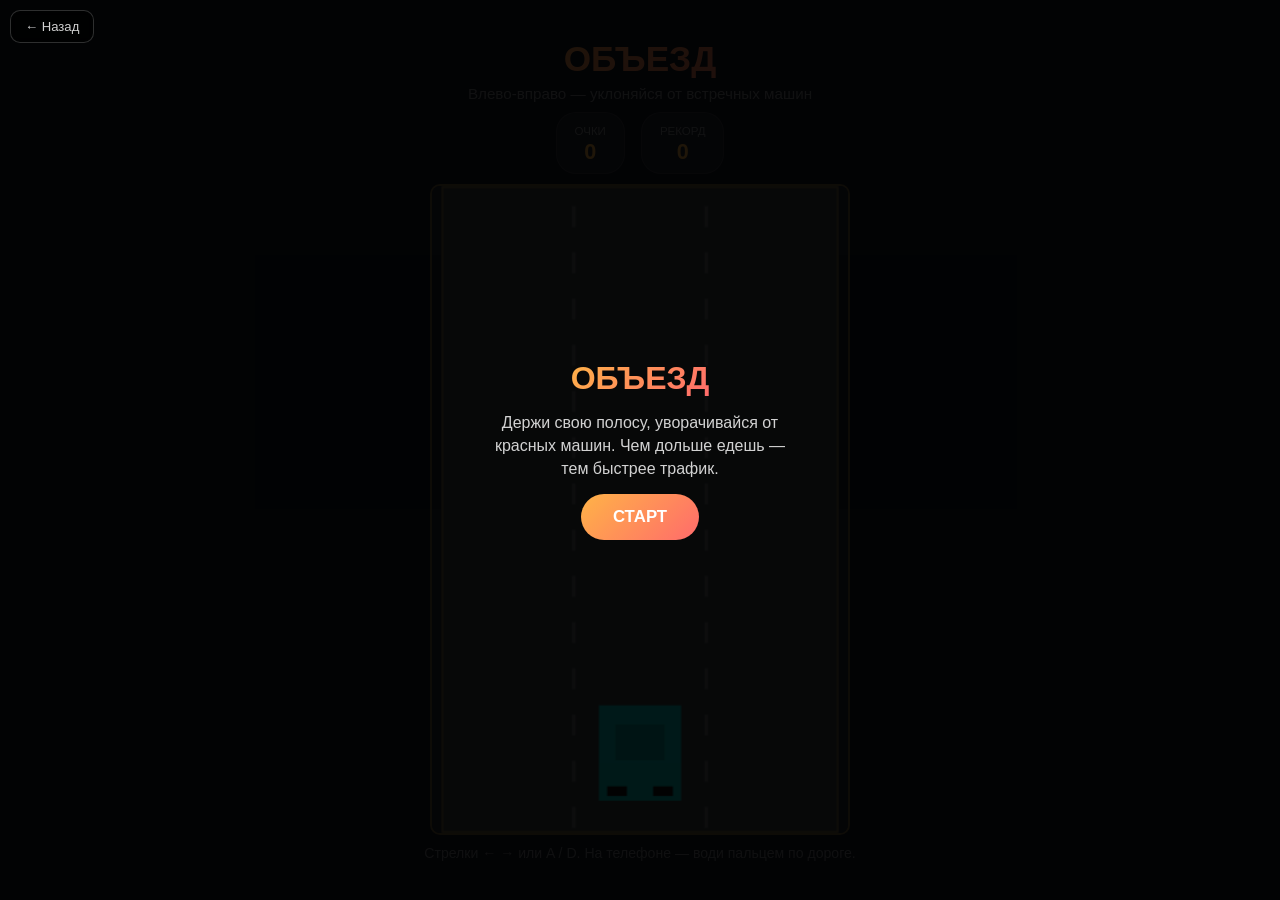
<file: traffic-dodge.html>
<!DOCTYPE html>
<html lang="ru">
<head>
    <meta charset="UTF-8">
    <meta name="viewport" content="width=device-width, initial-scale=1.0, maximum-scale=1.0, user-scalable=no, viewport-fit=cover">
    <link rel="stylesheet" href="mini-app.css">
    <script defer src="https://telegram.org/js/telegram-web-app.js"></script>
    <script defer src="mini-app.js"></script>
    <title>Объезд</title>
    <style>
        * { margin: 0; padding: 0; box-sizing: border-box; }

        body {
            background: #0f1520;
            display: flex;
            justify-content: center;
            align-items: center;
            min-height: 100vh;
            font-family: 'Segoe UI', Tahoma, Geneva, Verdana, sans-serif;
            color: #fff;
            touch-action: none;
            overflow: hidden;
            overscroll-behavior: none;
            -webkit-tap-highlight-color: transparent;
        }

        .game-container { text-align: center; }

        h1 {
            font-size: 2.2rem;
            margin-bottom: 6px;
            background: linear-gradient(135deg, #ffb347, #ff6b6b);
            -webkit-background-clip: text;
            -webkit-text-fill-color: transparent;
            background-clip: text;
        }

        .subtitle {
            color: rgba(255,255,255,0.5);
            margin-bottom: 10px;
            font-size: 0.95rem;
        }

        .score-board {
            display: flex;
            justify-content: center;
            gap: 16px;
            margin-bottom: 10px;
        }

        .score-box {
            background: rgba(255,255,255,0.08);
            padding: 8px 18px;
            border-radius: 20px;
            border: 1px solid rgba(255,255,255,0.1);
        }

        .score-box .label { font-size: 0.72rem; color: rgba(255,255,255,0.5); text-transform: uppercase; }
        .score-box .value { font-size: 1.35rem; font-weight: bold; color: #ffb347; }

        canvas {
            display: block;
            margin: 0 auto;
            border-radius: 10px;
            border: 2px solid rgba(255,179,71,0.35);
            background: #2d3436;
            cursor: pointer;
            width: min(94vw, 420px);
            height: auto;
        }

        .hint {
            margin-top: 10px;
            color: rgba(255,255,255,0.45);
            font-size: 0.88rem;
        }

        .overlay {
            position: fixed;
            inset: 0;
            background: rgba(0,0,0,0.88);
            display: none;
            align-items: center;
            justify-content: center;
            flex-direction: column;
            gap: 14px;
            z-index: 10;
            padding: 20px;
        }

        .overlay.visible { display: flex; }

        .overlay h2 {
            font-size: 2rem;
            background: linear-gradient(135deg, #ffb347, #ff6b6b);
            -webkit-background-clip: text;
            -webkit-text-fill-color: transparent;
            background-clip: text;
        }

        .overlay p { color: rgba(255,255,255,0.82); text-align: center; max-width: 320px; line-height: 1.45; }

        .overlay button {
            padding: 13px 32px;
            font-size: 1.05rem;
            border: none;
            border-radius: 25px;
            background: linear-gradient(135deg, #ffb347, #ff6b6b);
            color: #fff;
            cursor: pointer;
            font-weight: bold;
        }

        .overlay button:hover { filter: brightness(1.12); }

        .back-btn {
            position: fixed;
            top: max(10px, env(safe-area-inset-top, 0px));
            left: max(10px, env(safe-area-inset-left, 0px));
            z-index: 200;
            background: rgba(0,0,0,0.52);
            border: 1px solid rgba(255,255,255,0.18);
            color: rgba(255,255,255,0.82);
            border-radius: 10px;
            padding: 9px 14px;
            font-size: 0.82rem;
            font-family: inherit;
            cursor: pointer;
            text-decoration: none;
            line-height: 1;
            -webkit-backdrop-filter: blur(6px);
            backdrop-filter: blur(6px);
            touch-action: manipulation;
            -webkit-tap-highlight-color: transparent;
        }
        .back-btn:active { background: rgba(255,255,255,0.18); }

        @media (max-width: 520px) {
            canvas { max-width: 100vw; height: auto; }
            h1 { font-size: 1.65rem; }
        }
    </style>
</head>
<body>
    <a class="back-btn" href="index.html">← Назад</a>
    <div class="game-container">
        <h1>ОБЪЕЗД</h1>
        <p class="subtitle">Влево-вправо — уклоняйся от встречных машин</p>
        <div class="score-board">
            <div class="score-box"><span class="label">Очки</span><br><span class="value" id="score">0</span></div>
            <div class="score-box"><span class="label">Рекорд</span><br><span class="value" id="best">0</span></div>
        </div>
        <canvas id="game" width="360" height="560"></canvas>
        <p class="hint">Стрелки ← → или A / D. На телефоне — води пальцем по дороге.</p>
    </div>

    <div class="overlay visible" id="startOverlay">
        <h2>ОБЪЕЗД</h2>
        <p>Держи свою полосу, уворачивайся от красных машин. Чем дольше едешь — тем быстрее трафик.</p>
        <button type="button" id="btnStart">СТАРТ</button>
    </div>

    <div class="overlay" id="loseOverlay">
        <h2>Столкновение</h2>
        <p>Очки: <span id="loseScore">0</span></p>
        <button type="button" id="btnAgain">ЗАНОВО</button>
    </div>

    <script>
(function() {
    const canvas = document.getElementById('game');
    const ctx = canvas.getContext('2d');
    const CW = canvas.width;
    const CH = canvas.height;

    const LANES = 3;
    const ROAD_MARGIN = 8;
    const ROAD_W = CW - ROAD_MARGIN * 2;
    const LANE_W = ROAD_W / LANES;

    const CAR_W = LANE_W * 0.62;
    const CAR_H = CAR_W * 1.45;
    const PLAYER_Y = CH - CAR_H - 28;

    const keys = {};
    let gameRunning = false;
    let score = 0;
    let best = parseInt(localStorage.getItem('trafficDodgeBest') || '0', 10) || 0;
    let playerX = ROAD_MARGIN + (ROAD_W - CAR_W) / 2;

    let enemies = [];
    let spawnTimer = 0;
    /** Базовый интервал кадров между появлением машин (чем больше — тем реже трафик) */
    let nextSpawn = 92;
    let roadOffset = 0;
    let difficulty = 1;

    document.getElementById('best').textContent = best;

    function laneCenter(lane) {
        return ROAD_MARGIN + (lane + 0.5) * LANE_W;
    }

    function clampPlayer() {
        const minX = ROAD_MARGIN + CAR_W / 2;
        const maxX = ROAD_MARGIN + ROAD_W - CAR_W / 2;
        const cx = playerX + CAR_W / 2;
        const ncx = Math.max(minX, Math.min(maxX, cx));
        playerX = ncx - CAR_W / 2;
    }

    function drawCar(x, y, w, h, bodyColor, roofColor) {
        ctx.fillStyle = bodyColor;
        ctx.fillRect(x, y + h * 0.2, w, h * 0.8);

        ctx.fillStyle = roofColor;
        ctx.fillRect(x + w * 0.2, y + h * 0.36, w * 0.6, h * 0.3);

        ctx.fillStyle = '#111';
        const wh = h * 0.08;
        ctx.fillRect(x + w * 0.1, y + h * 0.88, w * 0.24, wh);
        ctx.fillRect(x + w * 0.66, y + h * 0.88, w * 0.24, wh);
    }

    function resetGame() {
        score = 0;
        difficulty = 1;
        enemies = [];
        spawnTimer = 0;
        nextSpawn = 92;
        playerX = ROAD_MARGIN + (ROAD_W - CAR_W) / 2;
        roadOffset = 0;
        document.getElementById('score').textContent = '0';
    }

    function startGame() {
        resetGame();
        gameRunning = true;
    }

    /** Минимальный «зазор» по вертикали в одной полосе до следующего спавна (хвост↔капот) */
    function minLaneHeadway() {
        return CAR_H * 2.35 + 55;
    }

    function laneHasSpace(lane) {
        const headway = minLaneHeadway();
        for (let i = 0; i < enemies.length; i++) {
            if (enemies[i].lane !== lane) continue;
            if (enemies[i].y < headway) return false;
        }
        return true;
    }

    /** Пытается создать машину; false — все полосы заняты, подождём кадр */
    function trySpawnEnemy() {
        const order = [0, 1, 2].sort(() => Math.random() - 0.5);
        let lane = -1;
        for (let k = 0; k < order.length; k++) {
            if (laneHasSpace(order[k])) {
                lane = order[k];
                break;
            }
        }
        if (lane < 0) return false;

        const cx = laneCenter(lane);
        const x = cx - CAR_W / 2;
        const palette = ['#e74c3c', '#c0392b', '#e67e22', '#9b59b6'];
        const body = palette[Math.floor(Math.random() * palette.length)];
        const roof = 'rgba(0,0,0,0.25)';
        enemies.push({
            lane,
            x,
            y: -CAR_H - 10,
            w: CAR_W,
            h: CAR_H,
            body,
            roof,
            vy: 2.45 + difficulty * 0.38 + Math.random() * 0.45
        });
        return true;
    }

    function rectsOverlap(ax, ay, aw, ah, bx, by, bw, bh) {
        return ax < bx + bw && ax + aw > bx && ay < by + bh && ay + ah > by;
    }

    function drawRoad() {
        ctx.fillStyle = '#3d4446';
        ctx.fillRect(ROAD_MARGIN, 0, ROAD_W, CH);

        ctx.strokeStyle = 'rgba(255,255,255,0.22)';
        ctx.lineWidth = 3;
        ctx.setLineDash([18, 22]);
        const dashSpeed = 4 + difficulty * 0.8;
        roadOffset = (roadOffset + dashSpeed) % 40;
        ctx.lineDashOffset = -roadOffset;

        for (let i = 1; i < LANES; i++) {
            const lx = ROAD_MARGIN + i * LANE_W;
            ctx.beginPath();
            ctx.moveTo(lx, 0);
            ctx.lineTo(lx, CH);
            ctx.stroke();
        }
        ctx.setLineDash([]);
        ctx.lineWidth = 1;

        ctx.strokeStyle = 'rgba(255,179,71,0.5)';
        ctx.strokeRect(ROAD_MARGIN + 1, 1, ROAD_W - 2, CH - 2);
    }

    function draw() {
        ctx.fillStyle = '#1e272e';
        ctx.fillRect(0, 0, CW, CH);

        drawRoad();

        enemies.forEach(e => drawCar(e.x, e.y, e.w, e.h, e.body, e.roof));
        drawCar(playerX, PLAYER_Y, CAR_W, CAR_H, '#00cec9', 'rgba(0,0,0,0.2)');
    }

    function gameOver() {
        gameRunning = false;
        if (score > best) {
            best = score;
            localStorage.setItem('trafficDodgeBest', String(best));
            document.getElementById('best').textContent = best;
        }
        document.getElementById('loseScore').textContent = score;
        document.getElementById('loseOverlay').classList.add('visible');
    }

    function update() {
        if (!gameRunning) return;

        const speed = 6 + difficulty * 0.4;
        if (keys['arrowleft'] || keys['a']) playerX -= speed;
        if (keys['arrowright'] || keys['d']) playerX += speed;
        clampPlayer();

        score += 0.35 + difficulty * 0.08;
        document.getElementById('score').textContent = Math.floor(score);
        difficulty = 1 + Math.floor(score / 520) * 0.28;

        spawnTimer++;
        const interval = Math.max(48, nextSpawn - Math.floor(score / 200));
        if (spawnTimer >= interval) {
            spawnTimer = 0;
            if (!trySpawnEnemy()) spawnTimer = Math.floor(interval * 0.35);
        }

        const py = PLAYER_Y;
        for (let i = enemies.length - 1; i >= 0; i--) {
            const e = enemies[i];
            e.y += e.vy;
            if (rectsOverlap(playerX, py, CAR_W, CAR_H, e.x, e.y, e.w, e.h)) {
                gameOver();
                return;
            }
            if (e.y > CH + 20) enemies.splice(i, 1);
        }
    }

    document.addEventListener('keydown', e => {
        keys[e.key.toLowerCase()] = true;
        if (['arrowleft', 'arrowright', 'a', 'd'].includes(e.key.toLowerCase())) e.preventDefault();
    });
    document.addEventListener('keyup', e => { keys[e.key.toLowerCase()] = false; });

    let touchActive = false;
    canvas.addEventListener('touchstart', e => {
        e.preventDefault();
        touchActive = true;
        if (gameRunning) moveToTouch(e.touches[0]);
    }, { passive: false });
    canvas.addEventListener('touchmove', e => {
        e.preventDefault();
        if (touchActive) moveToTouch(e.touches[0]);
    }, { passive: false });
    canvas.addEventListener('touchend', () => { touchActive = false; });
    canvas.addEventListener('touchcancel', () => { touchActive = false; });

    function moveToTouch(t) {
        const r = canvas.getBoundingClientRect();
        const scaleX = canvas.width / r.width;
        const tx = (t.clientX - r.left) * scaleX;
        playerX = tx - CAR_W / 2;
        clampPlayer();
    }

    canvas.addEventListener('mousedown', e => {
        if (!gameRunning) return;
        const r = canvas.getBoundingClientRect();
        const scaleX = canvas.width / r.width;
        const mx = (e.clientX - r.left) * scaleX;
        playerX = mx - CAR_W / 2;
        clampPlayer();
    });

    function loop() {
        update();
        draw();
        requestAnimationFrame(loop);
    }
    requestAnimationFrame(loop);

    document.getElementById('btnStart').onclick = () => {
        document.getElementById('startOverlay').classList.remove('visible');
        startGame();
    };
    document.getElementById('btnAgain').onclick = () => {
        document.getElementById('loseOverlay').classList.remove('visible');
        startGame();
    };
})();
    </script>
</body>
</html>
</file>
<file: mini-app.css>
/* Общая адаптация: телефоны, вырезы, WebView / Telegram Mini App */

:root {
    --sat: env(safe-area-inset-top, 0px);
    --sar: env(safe-area-inset-right, 0px);
    --sab: env(safe-area-inset-bottom, 0px);
    --sal: env(safe-area-inset-left, 0px);
}

html {
    height: 100%;
    height: -webkit-fill-available;
}

html.mini-app-ready body {
    /* стабильная высота вместо «прыгающего» 100vh в WebView */
    min-height: var(--app-vh, 100vh);
    min-height: 100dvh;
}

/* Контент игр — отступы от выреза / home indicator */
@media (max-width: 900px) {
    .game-container,
    .layout {
        box-sizing: border-box;
        padding-top: max(4px, var(--sat));
        padding-left: max(12px, var(--sal));
        padding-right: max(12px, var(--sar));
        padding-bottom: max(8px, var(--sab));
    }
}

/* Главная (лаунчер): без фиксации body, только безопасные поля */
.index-wrap {
    box-sizing: border-box;
    min-height: var(--app-vh, 100vh);
    min-height: 100dvh;
    padding-top: max(12px, var(--sat));
    padding-left: max(16px, var(--sal));
    padding-right: max(16px, var(--sar));
    padding-bottom: max(24px, var(--sab));
}
</file>
